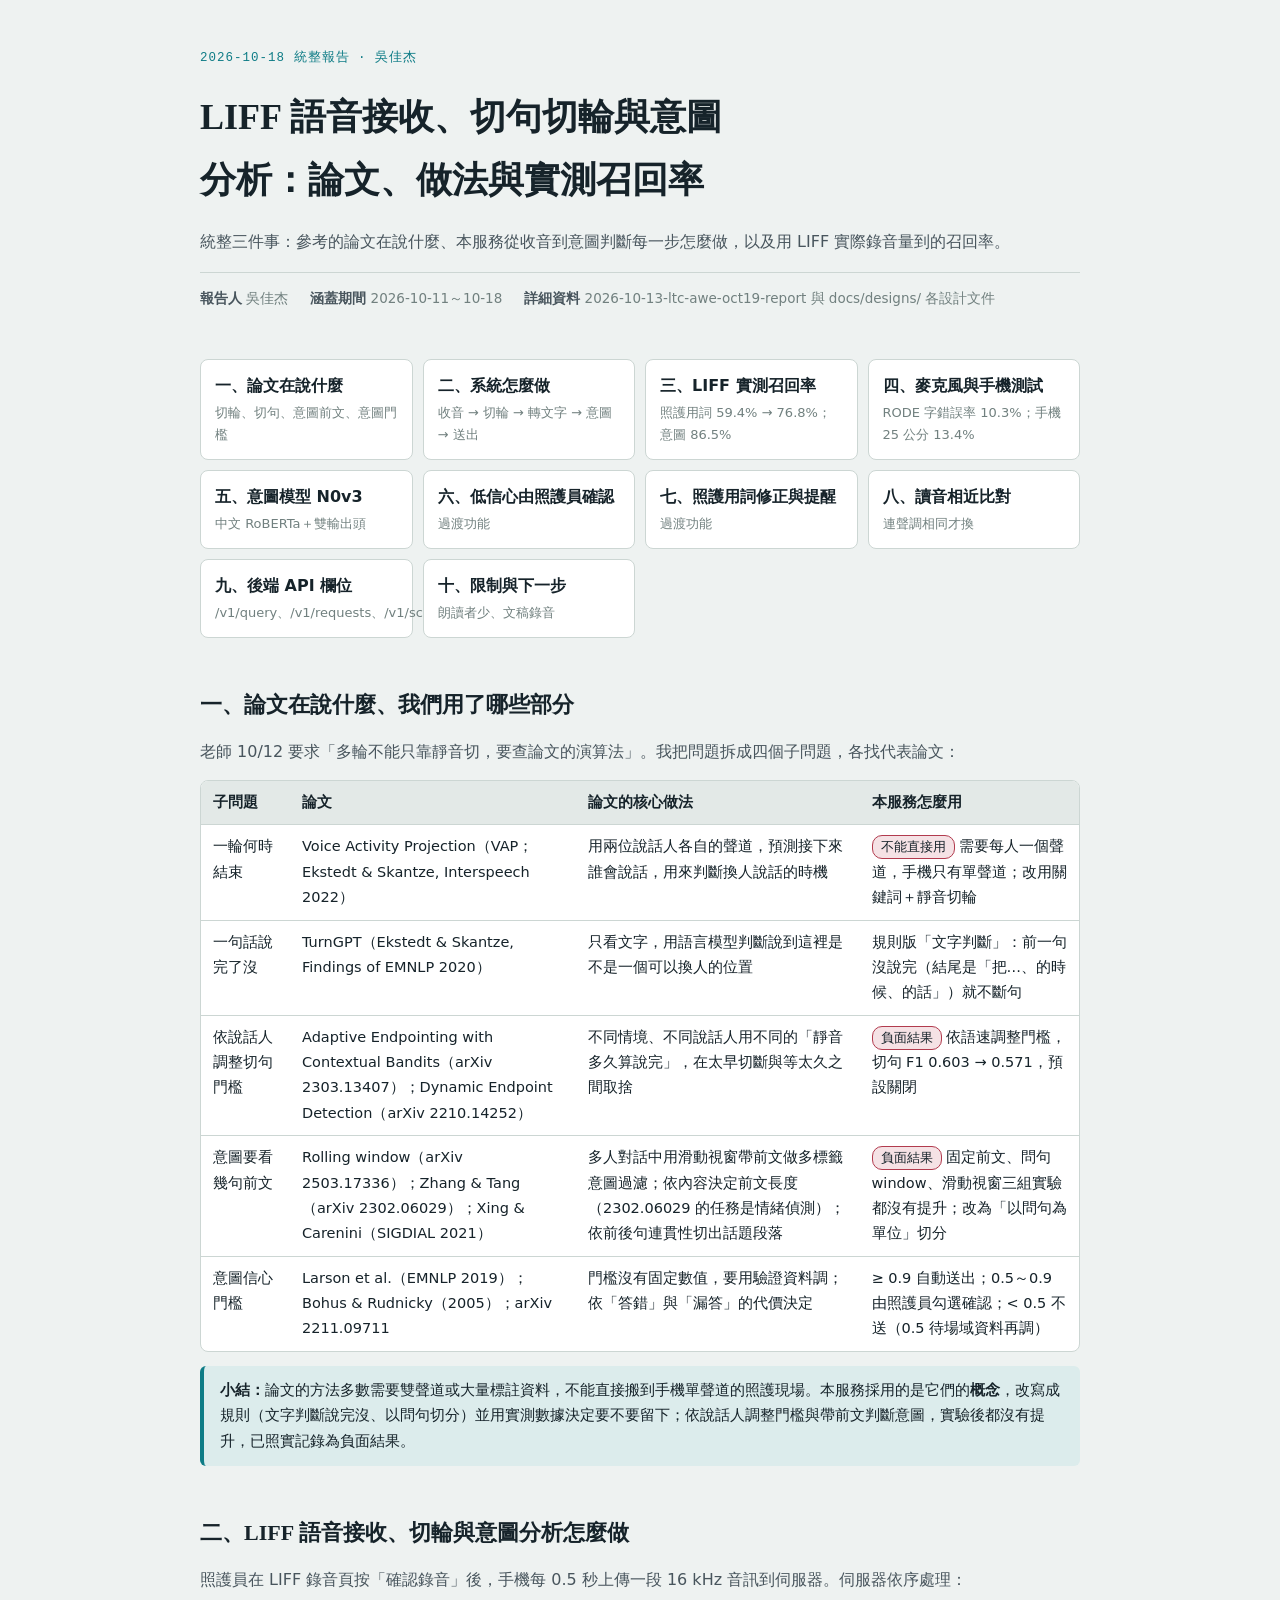
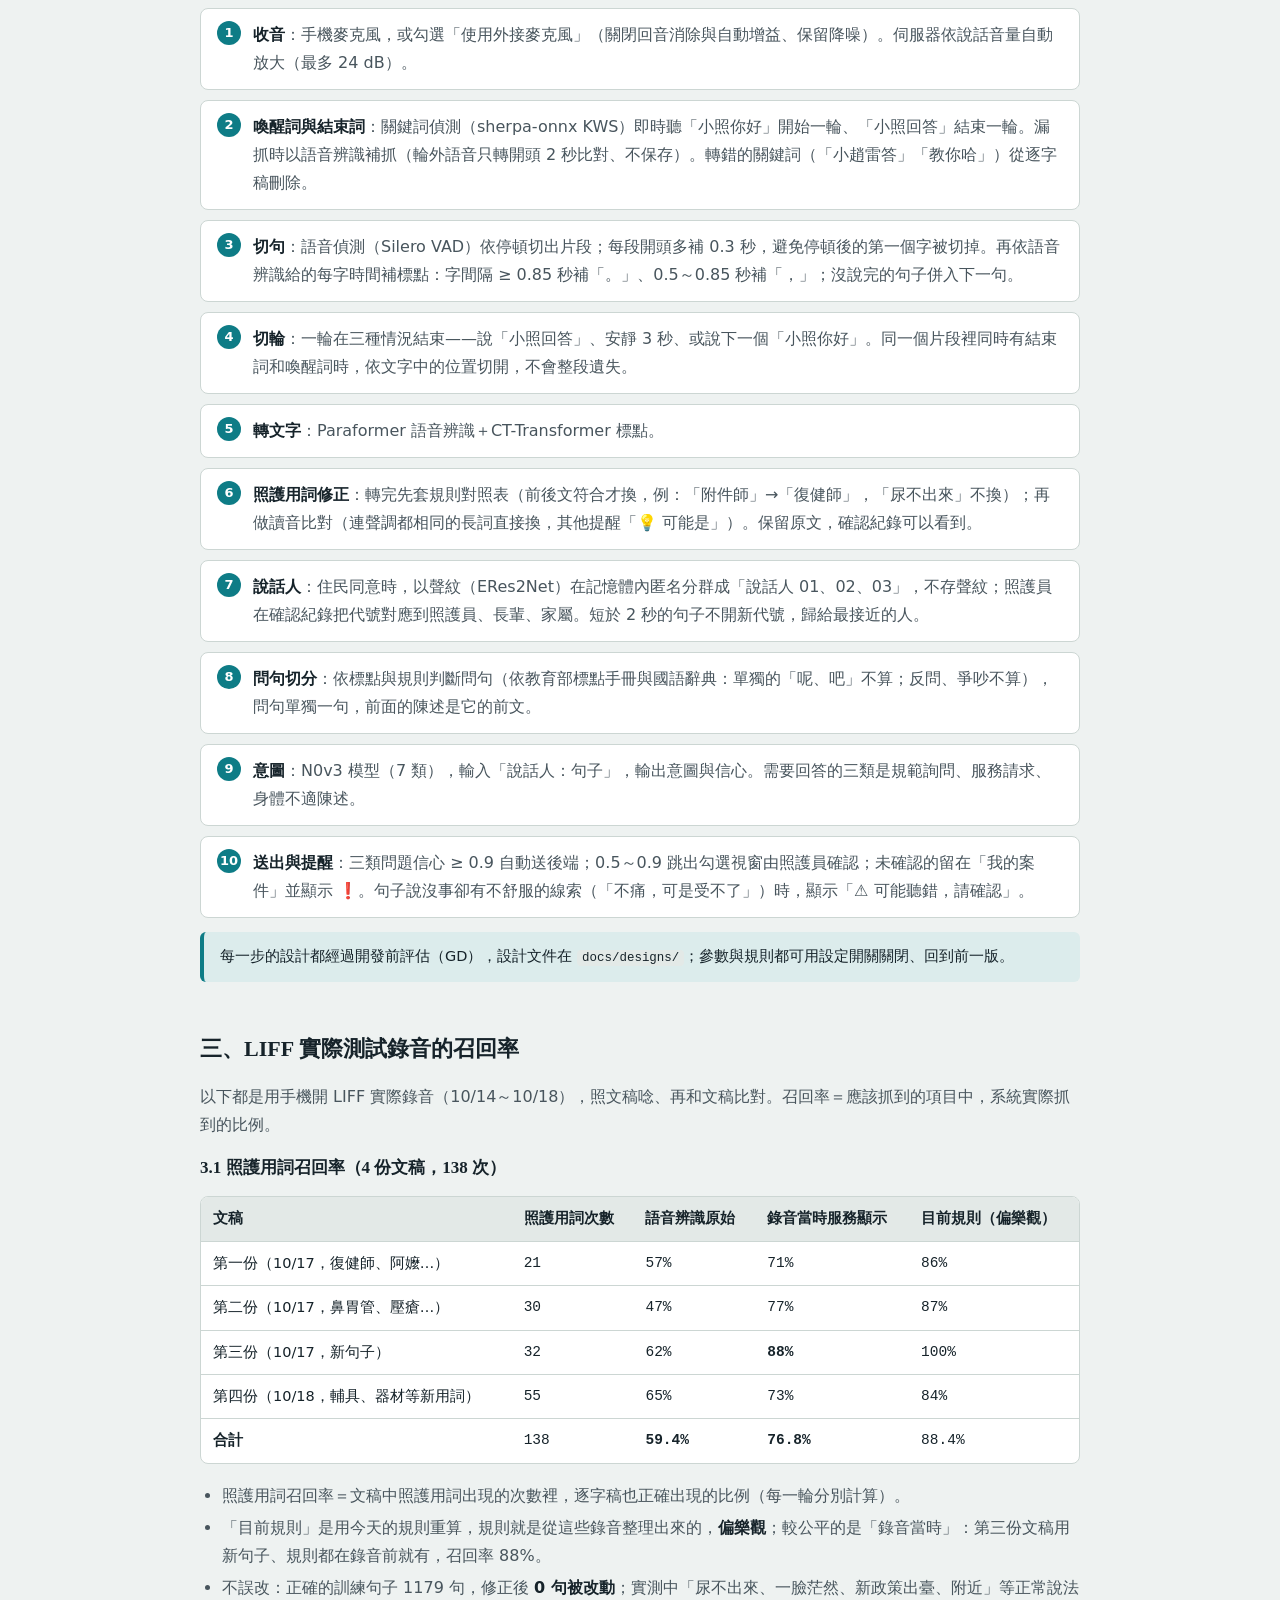
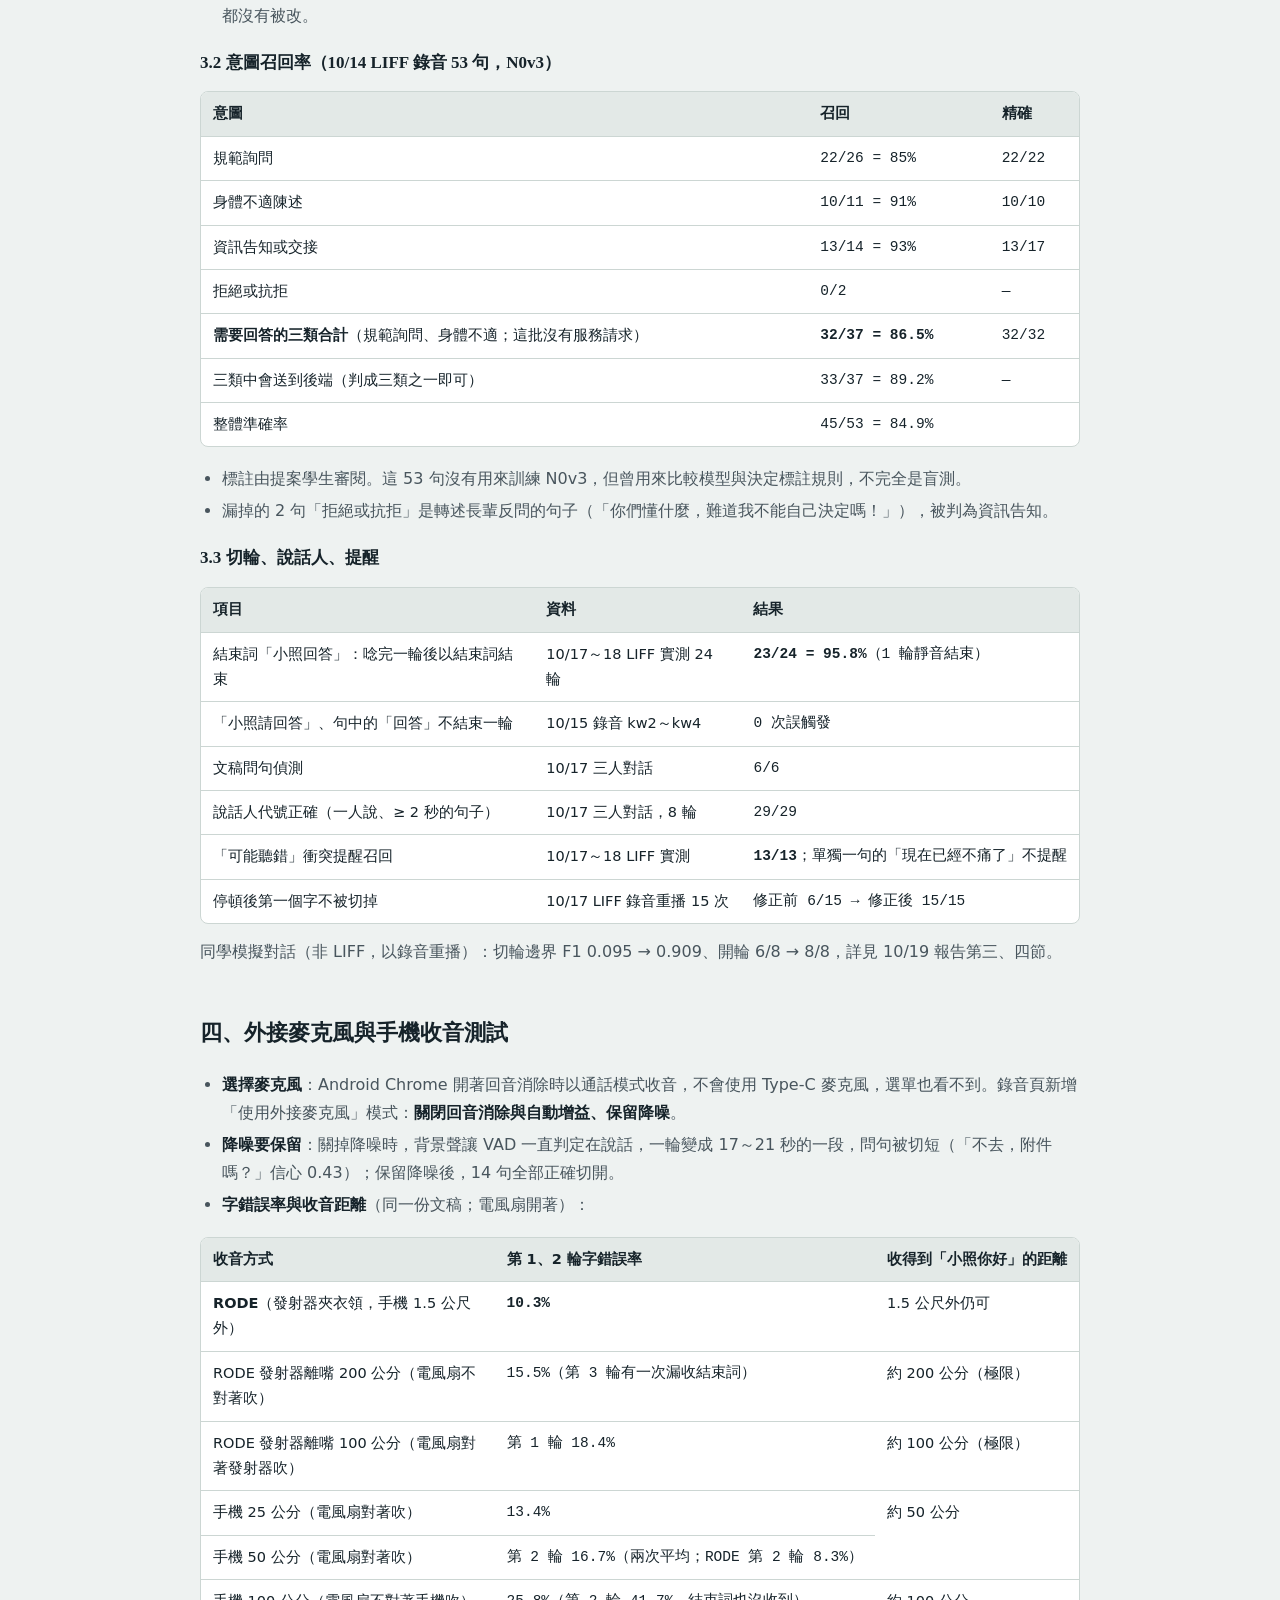
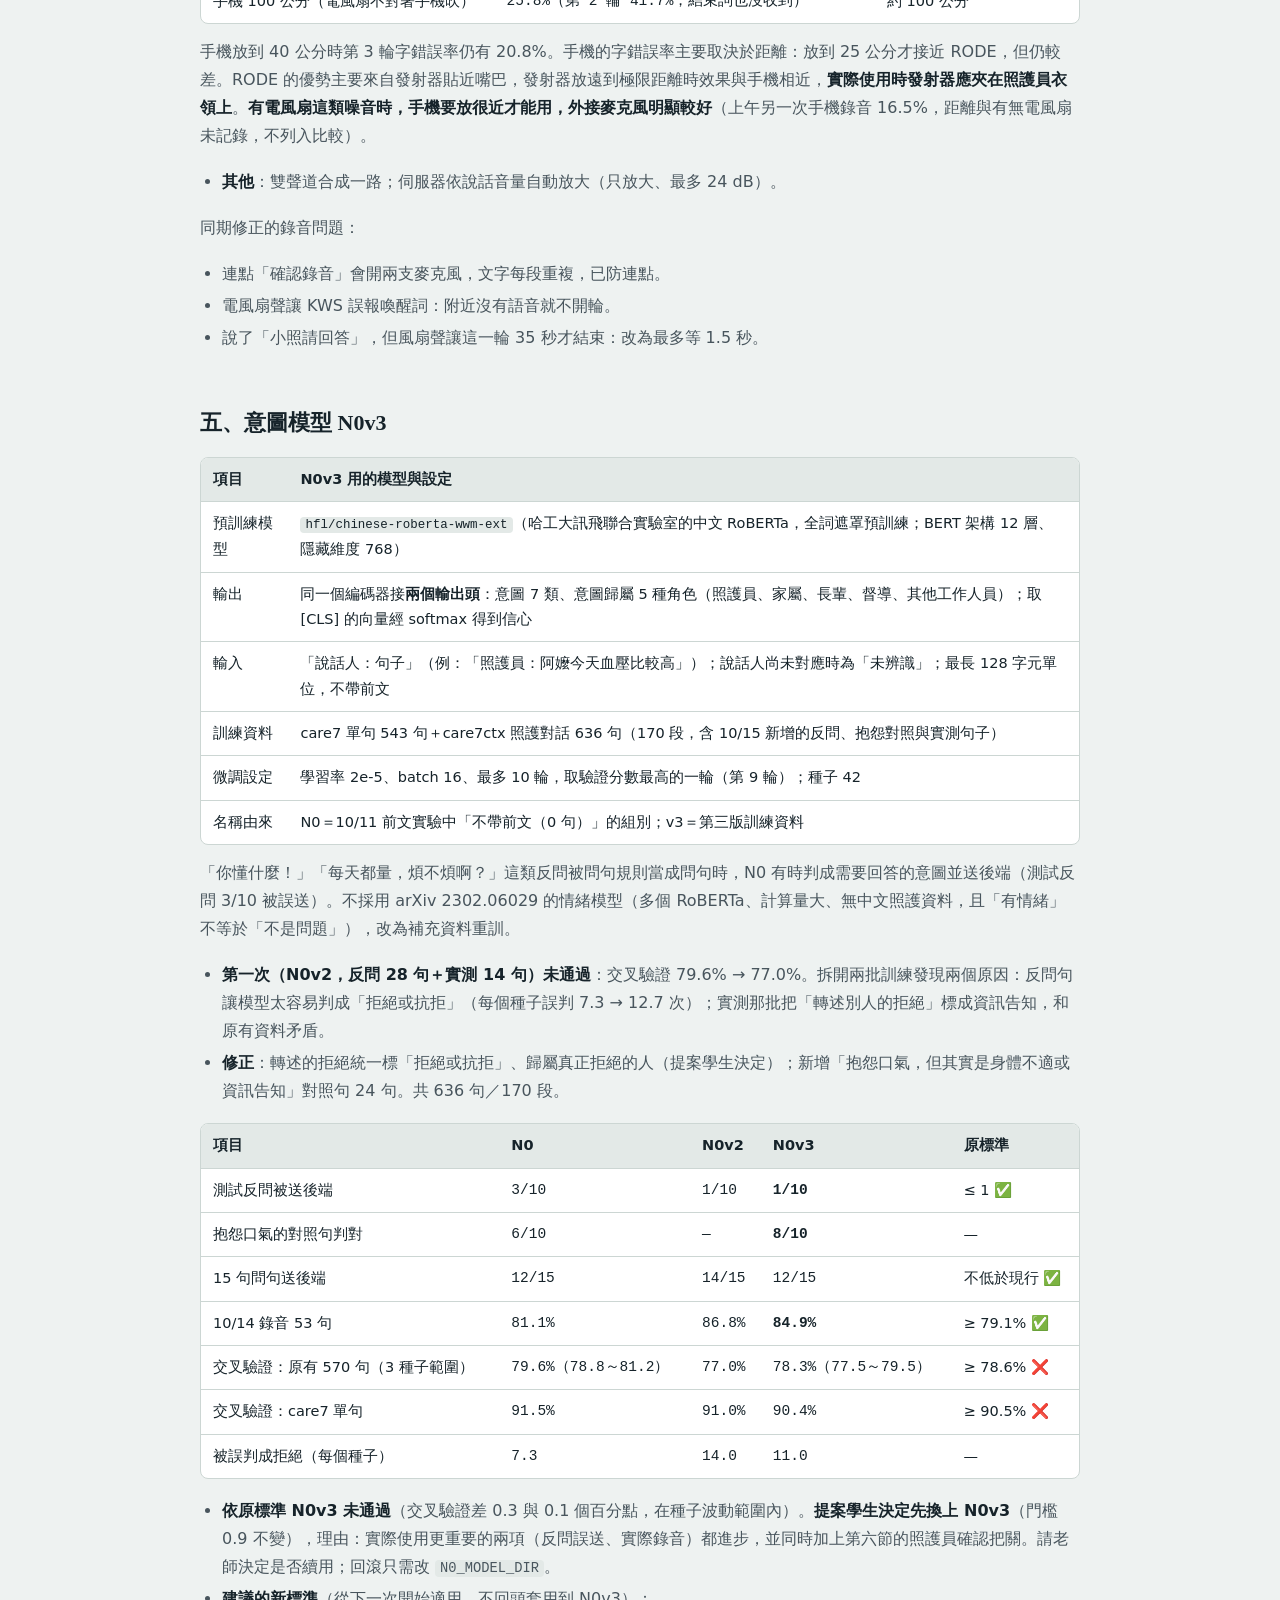
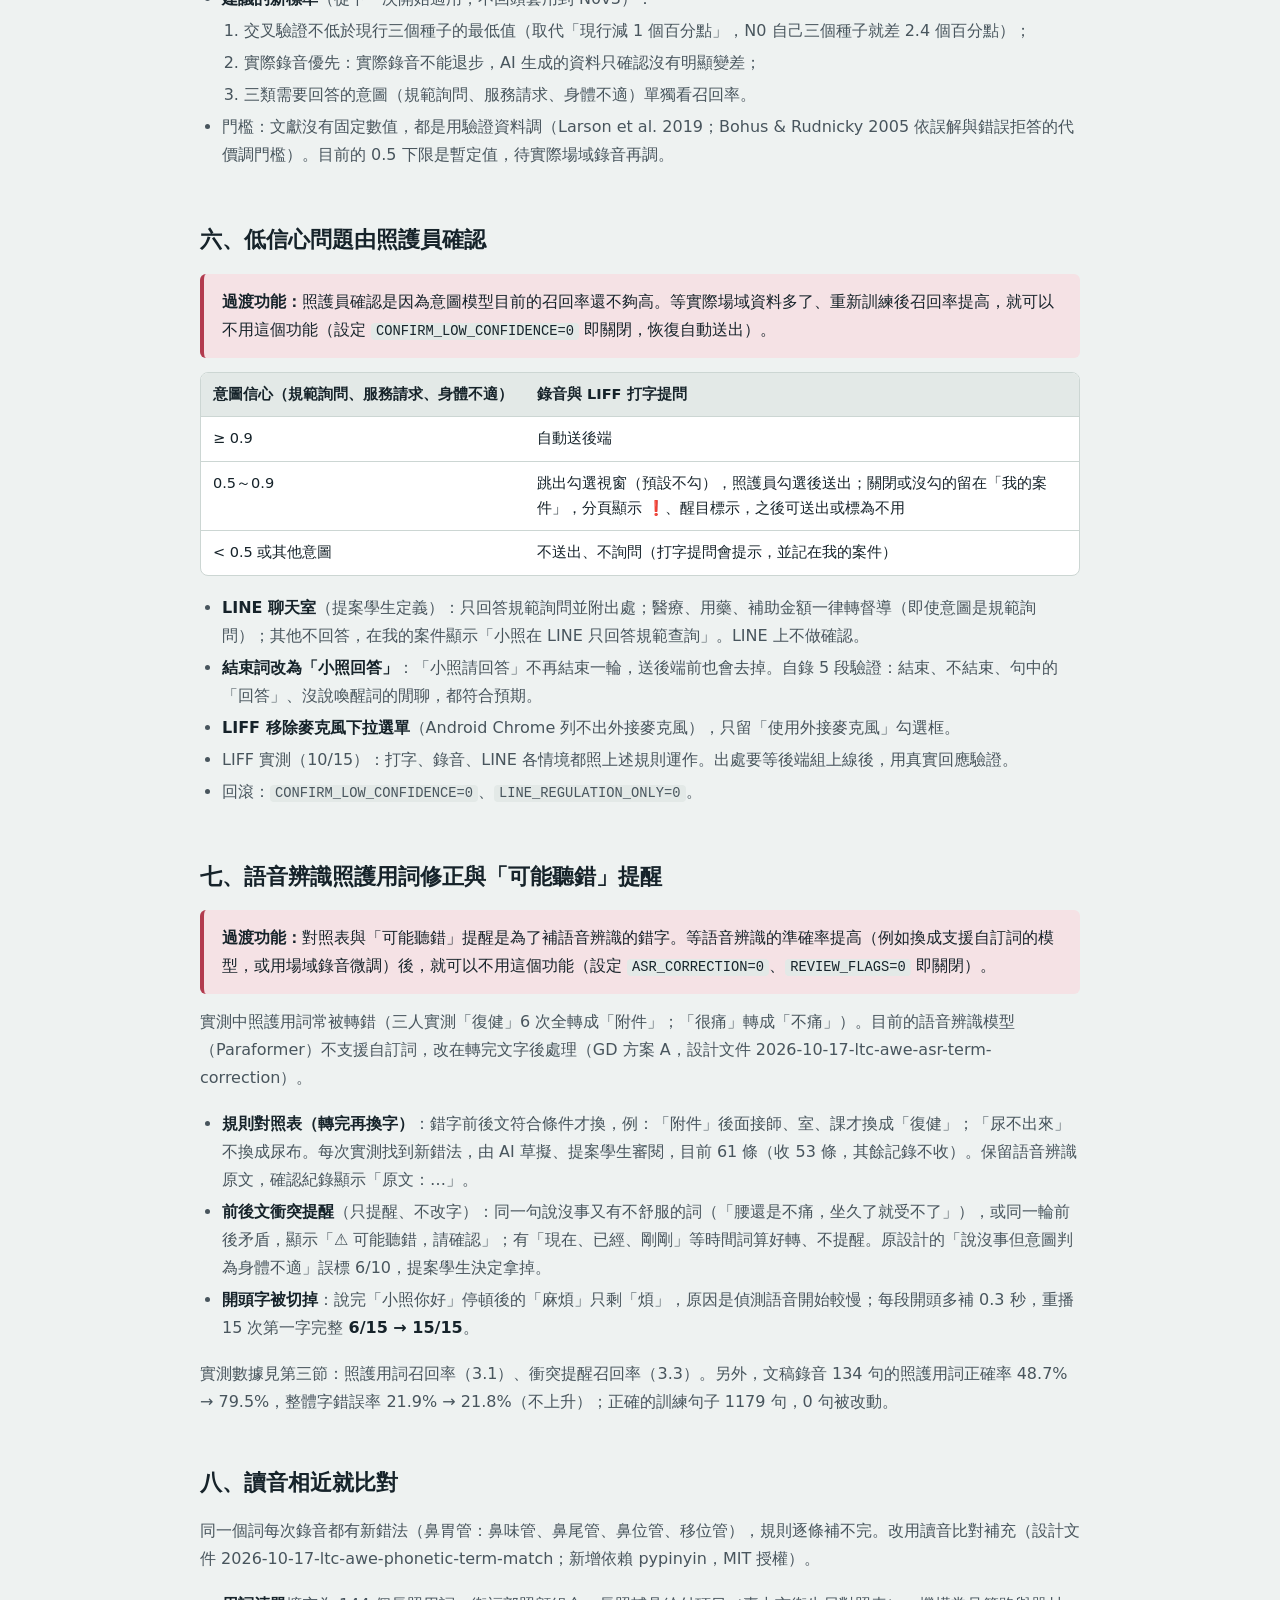
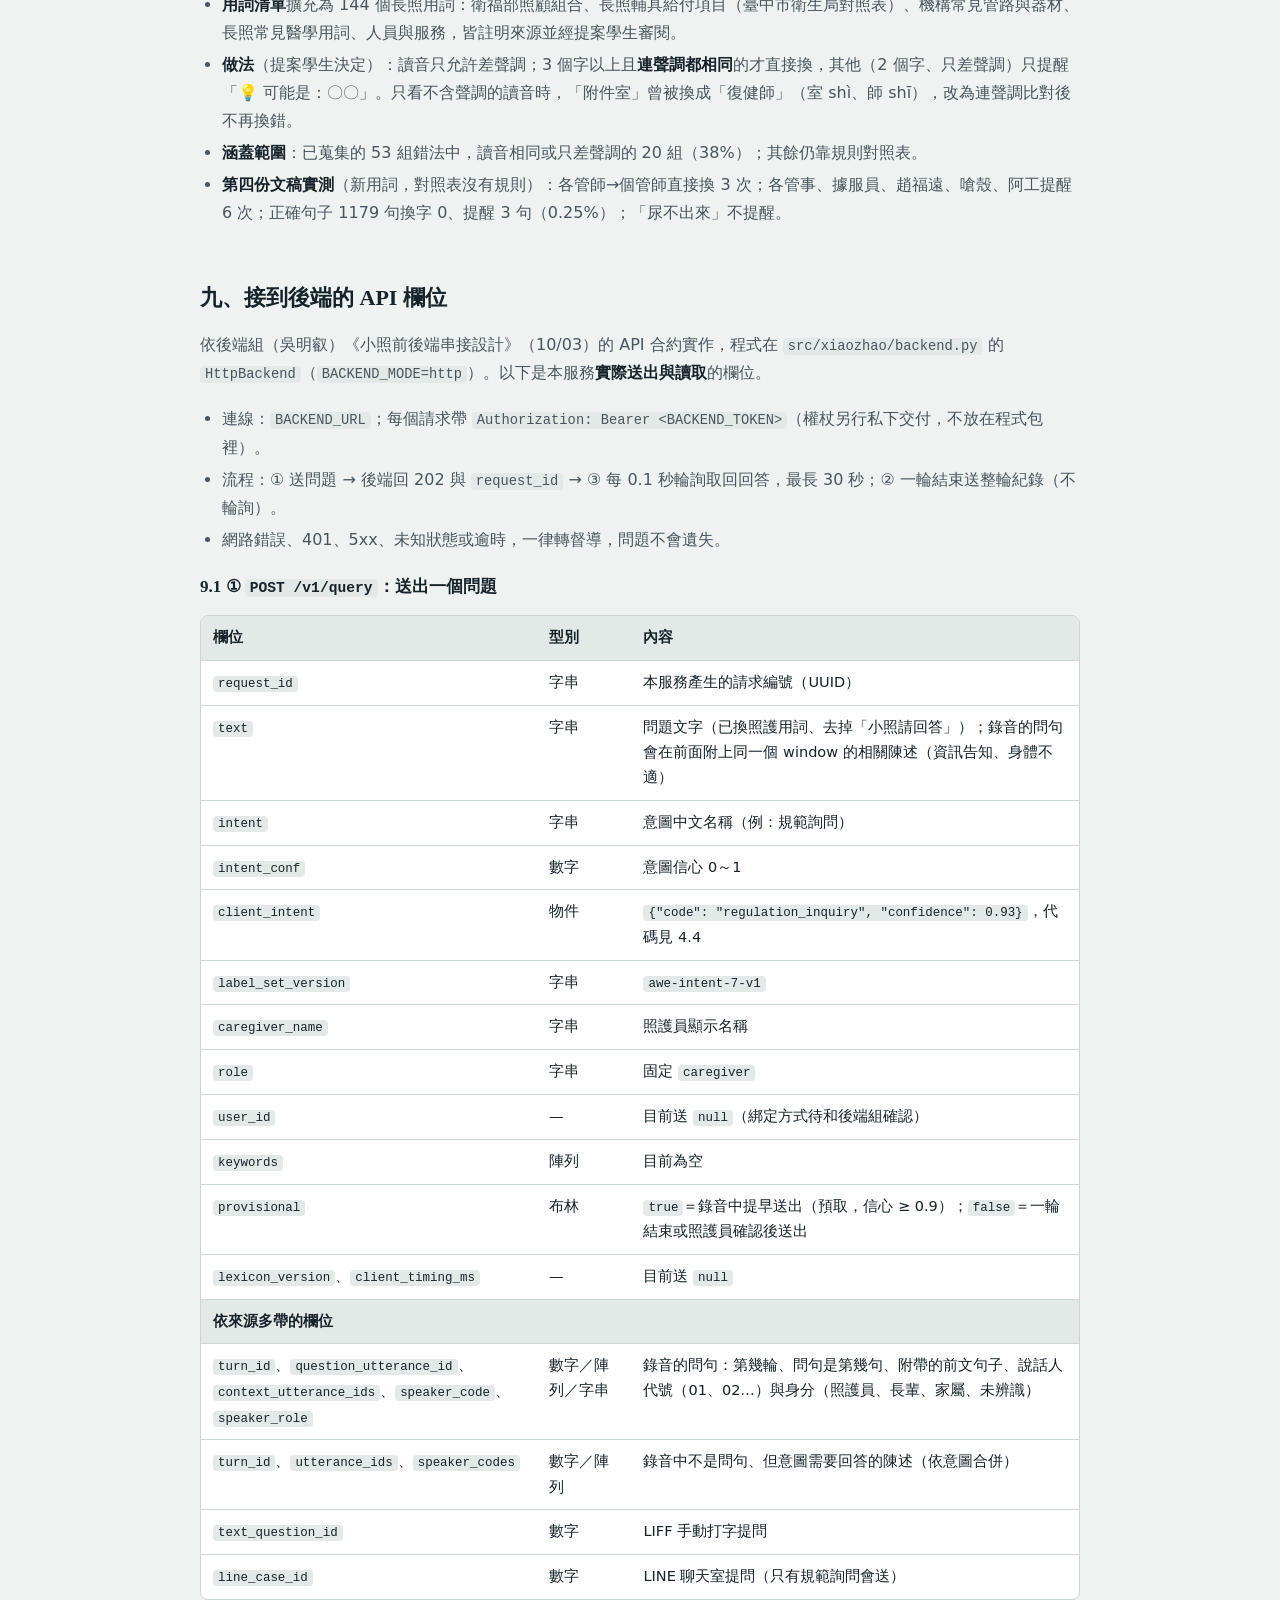
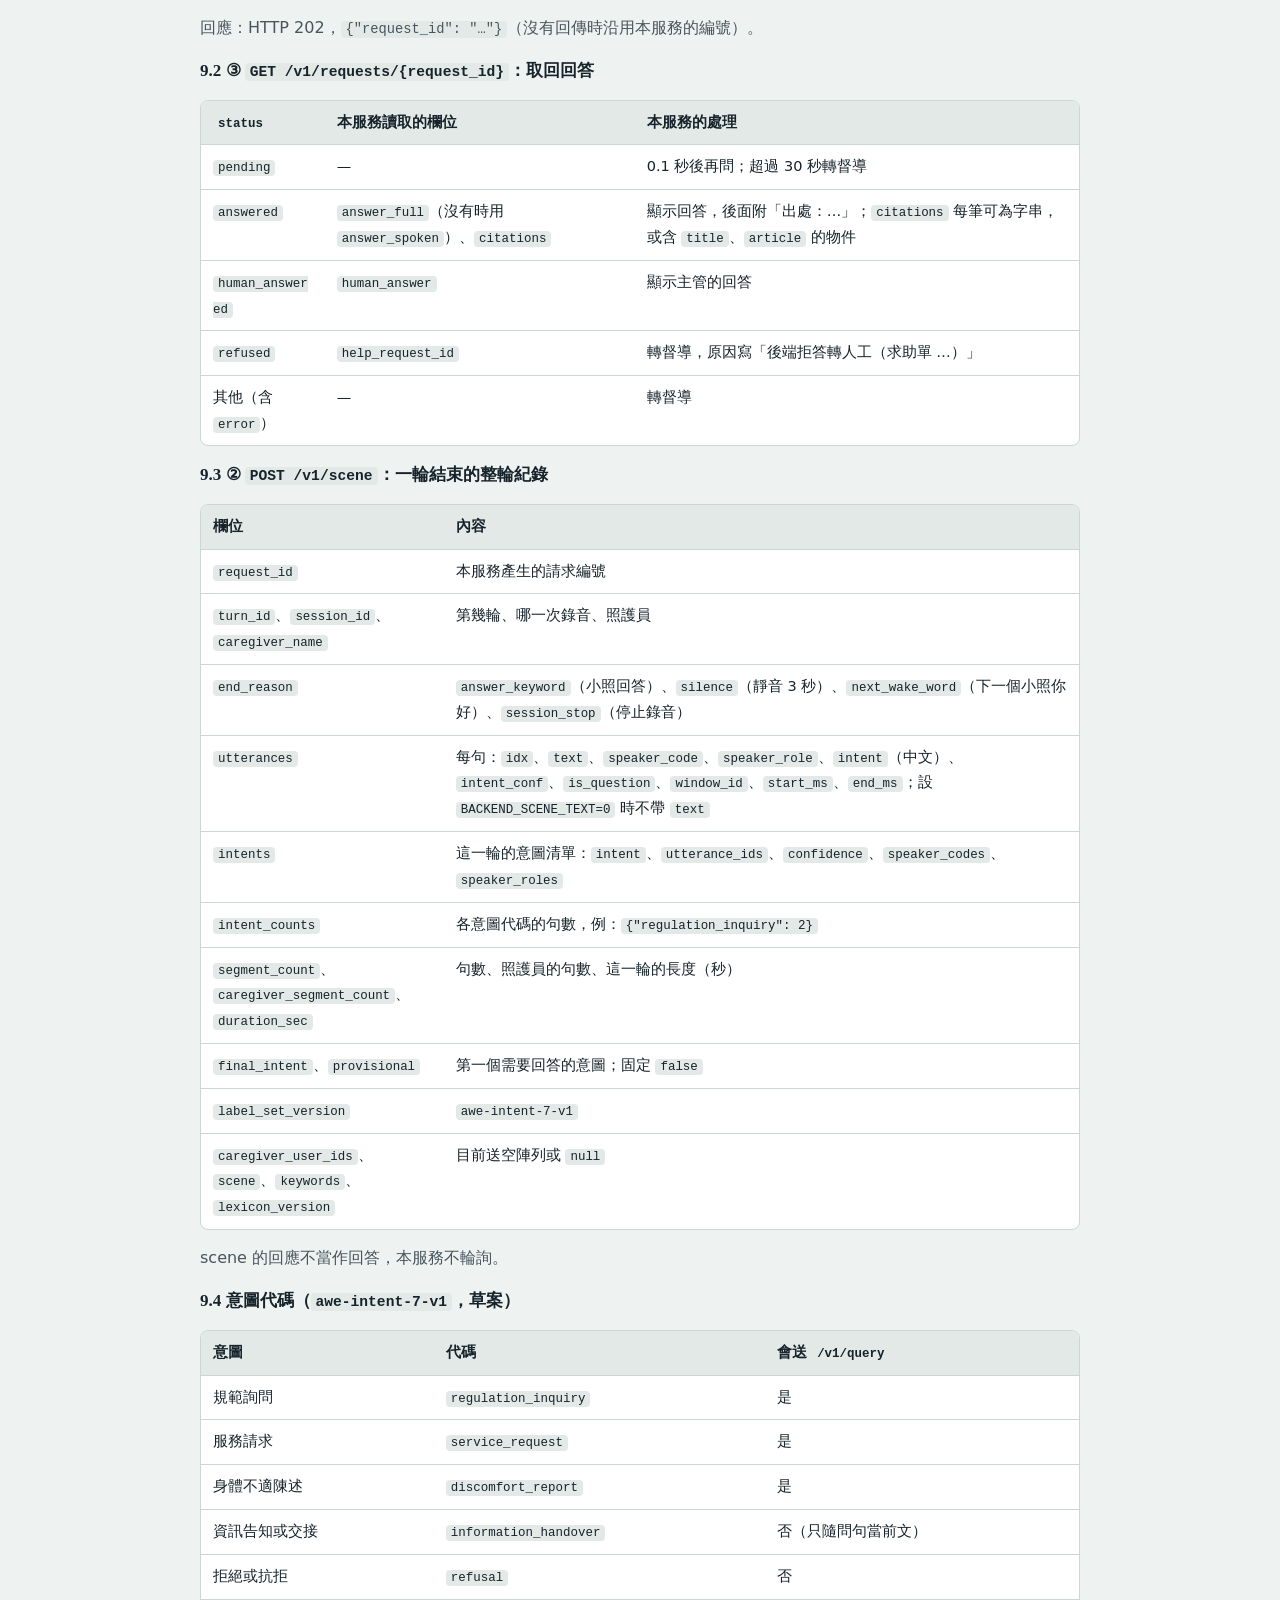
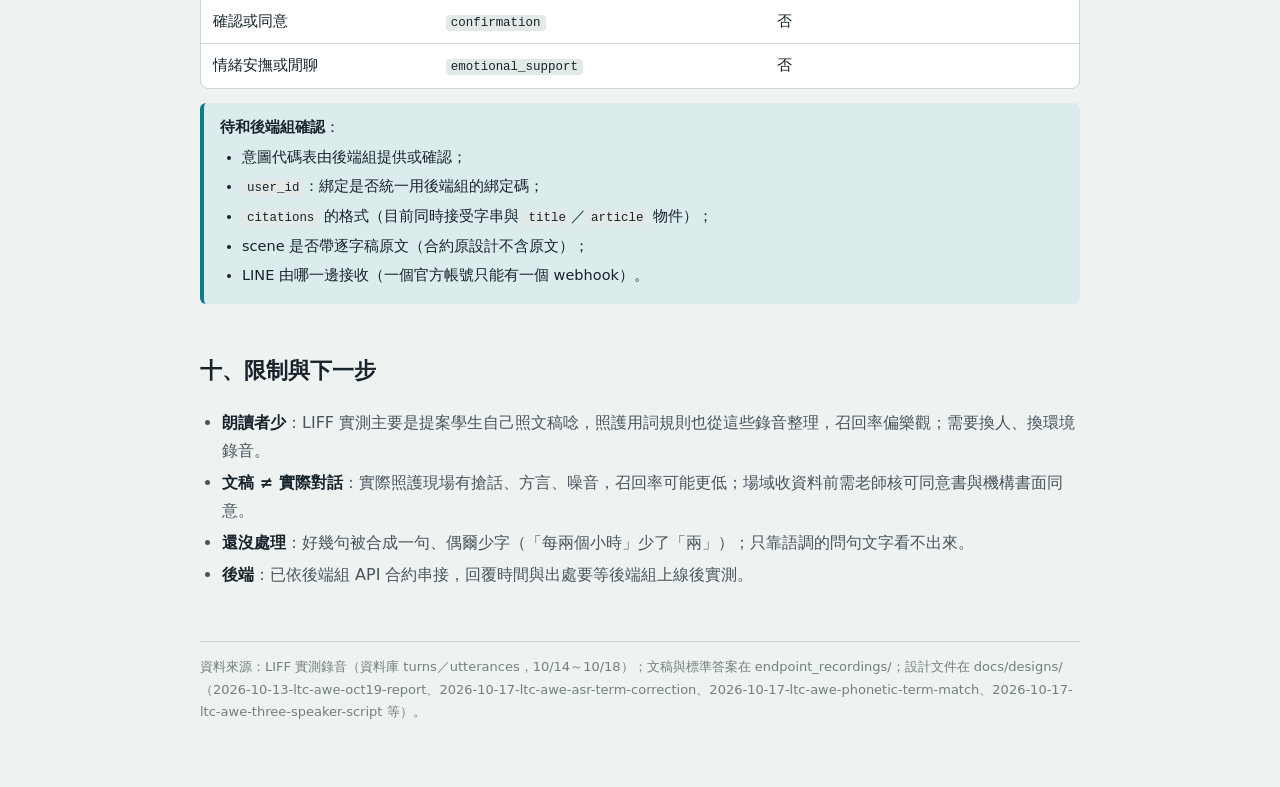
<file: frontend/docs/designs/2026-10-18-ltc-awe-oct18-report.html>
<!doctype html>
<html lang="zh-Hant">
<head>
<meta charset="utf-8">
<meta name="viewport" content="width=device-width, initial-scale=1">
<title>10/18 統整報告</title>
<style>
  :root{
    --bg:#eef2f1; --surface:#ffffff; --surface-2:#e3e9e7;
    --ink:#16232a; --ink-2:#48555d; --ink-3:#71807f; --border:#ccd6d3;
    --accent:#0e7c86; --accent-soft:#dcecec;
    --warn:#b23b4e; --warn-soft:#f5e2e5;
    --font-head:'Noto Serif TC', ui-serif, 'Songti TC', serif;
    --font-body:'Noto Sans TC', ui-sans-serif, 'PingFang TC', 'Microsoft JhengHei', system-ui, sans-serif;
    --font-mono:'JetBrains Mono', ui-monospace, 'SFMono-Regular', Menlo, Consolas, monospace;
  }
  @media (prefers-color-scheme: dark){
    :root:not([data-theme="light"]){
      --bg:#0f151b; --surface:#171f26; --surface-2:#1e2830;
      --ink:#e7ecee; --ink-2:#aab6bb; --ink-3:#7e8c91; --border:#2b3841;
      --accent:#3ec2be; --accent-soft:#183130; --warn:#e88a97; --warn-soft:#3a2026;
    }
  }
  :root[data-theme="dark"]{
    --bg:#0f151b; --surface:#171f26; --surface-2:#1e2830;
    --ink:#e7ecee; --ink-2:#aab6bb; --ink-3:#7e8c91; --border:#2b3841;
    --accent:#3ec2be; --accent-soft:#183130; --warn:#e88a97; --warn-soft:#3a2026;
  }
  *{ box-sizing:border-box; }
  body{ background:var(--bg); color:var(--ink); font-family:var(--font-body); line-height:1.75; margin:0; padding:0 16px; }
  .page{ max-width:880px; margin:0 auto; padding-block:48px 88px; display:flex; flex-direction:column; gap:48px; }
  h1,h2,h3{ font-family:var(--font-head); margin:0; text-wrap:balance; }
  h1{ font-size:clamp(26px,5vw,36px); font-weight:700; }
  h2{ font-size:22px; font-weight:600; }
  h3{ font-size:17px; font-weight:600; }
  p{ margin:0; color:var(--ink-2); }
  strong{ color:var(--ink); font-weight:600; }
  code{ font-family:var(--font-mono); font-size:.86em; background:var(--surface-2); padding:1px 5px; border-radius:4px; word-break:break-word; }
  .eyebrow{ font-family:var(--font-mono); font-size:12.5px; letter-spacing:.08em; text-transform:uppercase; color:var(--accent); }
  header{ display:flex; flex-direction:column; gap:16px; }
  .meta-row{ display:flex; flex-wrap:wrap; gap:8px 22px; font-size:13.5px; color:var(--ink-3); border-top:1px solid var(--border); padding-top:14px; }
  .meta-row b{ color:var(--ink-2); font-weight:600; }
  section{ display:flex; flex-direction:column; gap:14px; }
  .toc{ display:grid; grid-template-columns:repeat(auto-fit,minmax(190px,1fr)); gap:10px; }
  .toc a{ display:flex; flex-direction:column; gap:2px; background:var(--surface); border:1px solid var(--border); border-radius:8px; padding:12px 14px; text-decoration:none; color:var(--ink); }
  .toc a span{ font-size:13px; color:var(--ink-3); }
  .callout{ background:var(--warn-soft); border-left:4px solid var(--warn); padding:14px 18px; border-radius:6px; }
  .callout p{ color:var(--ink); }
  .note{ background:var(--accent-soft); border-left:4px solid var(--accent); padding:12px 16px; border-radius:6px; font-size:14.5px; }
  .note p{ color:var(--ink); }
  .note ul{ color:var(--ink); }
  .table-wrap{ overflow-x:auto; background:var(--surface); border:1px solid var(--border); border-radius:8px; }
  table{ width:100%; border-collapse:collapse; font-size:14.5px; min-width:580px; }
  th,td{ padding:9px 12px; text-align:left; vertical-align:top; border-bottom:1px solid var(--border); }
  th{ background:var(--surface-2); font-weight:600; color:var(--ink); white-space:nowrap; }
  tr:last-child td{ border-bottom:none; }
  td.num{ font-family:var(--font-mono); white-space:nowrap; }
  ul,ol{ margin:0; padding-left:22px; color:var(--ink-2); }
  li{ margin:4px 0; }
  .steps{ counter-reset:s; list-style:none; padding:0; display:flex; flex-direction:column; gap:10px; }
  .steps li{ counter-increment:s; background:var(--surface); border:1px solid var(--border); border-radius:8px; padding:12px 16px 12px 52px; position:relative; margin:0; color:var(--ink-2); }
  .steps li::before{ content:counter(s); position:absolute; left:16px; top:12px; width:24px; height:24px; border-radius:50%; background:var(--accent); color:var(--surface); font-weight:700; font-size:13px; display:flex; align-items:center; justify-content:center; }
  .tag{ display:inline-block; font-size:12.5px; padding:0 8px; border-radius:10px; border:1px solid var(--border); white-space:nowrap; }
  .tag.ok{ background:var(--accent-soft); border-color:var(--accent); color:var(--ink); }
  .tag.neg{ background:var(--warn-soft); border-color:var(--warn); color:var(--ink); }
  footer{ font-size:13px; color:var(--ink-3); border-top:1px solid var(--border); padding-top:14px; }
</style>
</head>
<body>
<main class="page">

<header>
  <div class="eyebrow">2026-10-18 統整報告 · 吳佳杰</div>
  <h1>LIFF 語音接收、切句切輪與意圖分析：論文、做法與實測召回率</h1>
  <p>統整三件事：參考的論文在說什麼、本服務從收音到意圖判斷每一步怎麼做，以及用 LIFF 實際錄音量到的召回率。</p>
  <div class="meta-row">
    <span><b>報告人</b> 吳佳杰</span>
    <span><b>涵蓋期間</b> 2026-10-11～10-18</span>
    <span><b>詳細資料</b> 2026-10-13-ltc-awe-oct19-report 與 docs/designs/ 各設計文件</span>
  </div>
</header>

<nav class="toc">
  <a href="#s1"><strong>一、論文在說什麼</strong><span>切輪、切句、意圖前文、意圖門檻</span></a>
  <a href="#s2"><strong>二、系統怎麼做</strong><span>收音 → 切輪 → 轉文字 → 意圖 → 送出</span></a>
  <a href="#s3"><strong>三、LIFF 實測召回率</strong><span>照護用詞 59.4% → 76.8%；意圖 86.5%</span></a>
  <a href="#s4"><strong>四、麥克風與手機測試</strong><span>RODE 字錯誤率 10.3%；手機 25 公分 13.4%</span></a>
  <a href="#s5"><strong>五、意圖模型 N0v3</strong><span>中文 RoBERTa＋雙輸出頭</span></a>
  <a href="#s6"><strong>六、低信心由照護員確認</strong><span>過渡功能</span></a>
  <a href="#s7"><strong>七、照護用詞修正與提醒</strong><span>過渡功能</span></a>
  <a href="#s8"><strong>八、讀音相近比對</strong><span>連聲調相同才換</span></a>
  <a href="#s9"><strong>九、後端 API 欄位</strong><span>/v1/query、/v1/requests、/v1/scene</span></a>
  <a href="#s10"><strong>十、限制與下一步</strong><span>朗讀者少、文稿錄音</span></a>
</nav>

<section id="s1">
  <h2>一、論文在說什麼、我們用了哪些部分</h2>
  <p>老師 10/12 要求「多輪不能只靠靜音切，要查論文的演算法」。我把問題拆成四個子問題，各找代表論文：</p>
  <div class="table-wrap">
    <table>
      <tr><th>子問題</th><th>論文</th><th>論文的核心做法</th><th>本服務怎麼用</th></tr>
      <tr>
        <td>一輪何時結束</td>
        <td>Voice Activity Projection（VAP；Ekstedt &amp; Skantze, Interspeech 2022）</td>
        <td>用兩位說話人各自的聲道，預測接下來誰會說話，用來判斷換人說話的時機</td>
        <td><span class="tag neg">不能直接用</span> 需要每人一個聲道，手機只有單聲道；改用關鍵詞＋靜音切輪</td>
      </tr>
      <tr>
        <td>一句話說完了沒</td>
        <td>TurnGPT（Ekstedt &amp; Skantze, Findings of EMNLP 2020）</td>
        <td>只看文字，用語言模型判斷說到這裡是不是一個可以換人的位置</td>
        <td>規則版「文字判斷」：前一句沒說完（結尾是「把…、的時候、的話」）就不斷句</td>
      </tr>
      <tr>
        <td>依說話人調整切句門檻</td>
        <td>Adaptive Endpointing with Contextual Bandits（arXiv 2303.13407）；Dynamic Endpoint Detection（arXiv 2210.14252）</td>
        <td>不同情境、不同說話人用不同的「靜音多久算說完」，在太早切斷與等太久之間取捨</td>
        <td><span class="tag neg">負面結果</span> 依語速調整門檻，切句 F1 0.603 → 0.571，預設關閉</td>
      </tr>
      <tr>
        <td>意圖要看幾句前文</td>
        <td>Rolling window（arXiv 2503.17336）；Zhang &amp; Tang（arXiv 2302.06029）；Xing &amp; Carenini（SIGDIAL 2021）</td>
        <td>多人對話中用滑動視窗帶前文做多標籤意圖過濾；依內容決定前文長度（2302.06029 的任務是情緒偵測）；依前後句連貫性切出話題段落</td>
        <td><span class="tag neg">負面結果</span> 固定前文、問句 window、滑動視窗三組實驗都沒有提升；改為「以問句為單位」切分</td>
      </tr>
      <tr>
        <td>意圖信心門檻</td>
        <td>Larson et al.（EMNLP 2019）；Bohus &amp; Rudnicky（2005）；arXiv 2211.09711</td>
        <td>門檻沒有固定數值，要用驗證資料調；依「答錯」與「漏答」的代價決定</td>
        <td>≥ 0.9 自動送出；0.5～0.9 由照護員勾選確認；&lt; 0.5 不送（0.5 待場域資料再調）</td>
      </tr>
    </table>
  </div>
  <div class="note"><p><strong>小結：</strong>論文的方法多數需要雙聲道或大量標註資料，不能直接搬到手機單聲道的照護現場。本服務採用的是它們的<strong>概念</strong>，改寫成規則（文字判斷說完沒、以問句切分）並用實測數據決定要不要留下；依說話人調整門檻與帶前文判斷意圖，實驗後都沒有提升，已照實記錄為負面結果。</p></div>
</section>

<section id="s2">
  <h2>二、LIFF 語音接收、切輪與意圖分析怎麼做</h2>
  <p>照護員在 LIFF 錄音頁按「確認錄音」後，手機每 0.5 秒上傳一段 16 kHz 音訊到伺服器。伺服器依序處理：</p>
  <ol class="steps">
    <li><strong>收音</strong>：手機麥克風，或勾選「使用外接麥克風」（關閉回音消除與自動增益、保留降噪）。伺服器依說話音量自動放大（最多 24 dB）。</li>
    <li><strong>喚醒詞與結束詞</strong>：關鍵詞偵測（sherpa-onnx KWS）即時聽「小照你好」開始一輪、「小照回答」結束一輪。漏抓時以語音辨識補抓（輪外語音只轉開頭 2 秒比對、不保存）。轉錯的關鍵詞（「小趙雷答」「教你哈」）從逐字稿刪除。</li>
    <li><strong>切句</strong>：語音偵測（Silero VAD）依停頓切出片段；每段開頭多補 0.3 秒，避免停頓後的第一個字被切掉。再依語音辨識給的每字時間補標點：字間隔 ≥ 0.85 秒補「。」、0.5～0.85 秒補「，」；沒說完的句子併入下一句。</li>
    <li><strong>切輪</strong>：一輪在三種情況結束——說「小照回答」、安靜 3 秒、或說下一個「小照你好」。同一個片段裡同時有結束詞和喚醒詞時，依文字中的位置切開，不會整段遺失。</li>
    <li><strong>轉文字</strong>：Paraformer 語音辨識＋CT-Transformer 標點。</li>
    <li><strong>照護用詞修正</strong>：轉完先套規則對照表（前後文符合才換，例：「附件師」→「復健師」，「尿不出來」不換）；再做讀音比對（連聲調都相同的長詞直接換，其他提醒「💡 可能是」）。保留原文，確認紀錄可以看到。</li>
    <li><strong>說話人</strong>：住民同意時，以聲紋（ERes2Net）在記憶體內匿名分群成「說話人 01、02、03」，不存聲紋；照護員在確認紀錄把代號對應到照護員、長輩、家屬。短於 2 秒的句子不開新代號，歸給最接近的人。</li>
    <li><strong>問句切分</strong>：依標點與規則判斷問句（依教育部標點手冊與國語辭典：單獨的「呢、吧」不算；反問、爭吵不算），問句單獨一句，前面的陳述是它的前文。</li>
    <li><strong>意圖</strong>：N0v3 模型（7 類），輸入「說話人：句子」，輸出意圖與信心。需要回答的三類是規範詢問、服務請求、身體不適陳述。</li>
    <li><strong>送出與提醒</strong>：三類問題信心 ≥ 0.9 自動送後端；0.5～0.9 跳出勾選視窗由照護員確認；未確認的留在「我的案件」並顯示 ❗。句子說沒事卻有不舒服的線索（「不痛，可是受不了」）時，顯示「⚠ 可能聽錯，請確認」。</li>
  </ol>
  <div class="note"><p>每一步的設計都經過開發前評估（GD），設計文件在 <code>docs/designs/</code>；參數與規則都可用設定開關關閉、回到前一版。</p></div>
</section>

<section id="s3">
  <h2>三、LIFF 實際測試錄音的召回率</h2>
  <p>以下都是用手機開 LIFF 實際錄音（10/14～10/18），照文稿唸、再和文稿比對。召回率＝應該抓到的項目中，系統實際抓到的比例。</p>

  <h3>3.1 照護用詞召回率（4 份文稿，138 次）</h3>
  <div class="table-wrap">
    <table>
      <tr><th>文稿</th><th>照護用詞次數</th><th>語音辨識原始</th><th>錄音當時服務顯示</th><th>目前規則（偏樂觀）</th></tr>
      <tr><td>第一份（10/17，復健師、阿嬤…）</td><td class="num">21</td><td class="num">57%</td><td class="num">71%</td><td class="num">86%</td></tr>
      <tr><td>第二份（10/17，鼻胃管、壓瘡…）</td><td class="num">30</td><td class="num">47%</td><td class="num">77%</td><td class="num">87%</td></tr>
      <tr><td>第三份（10/17，新句子）</td><td class="num">32</td><td class="num">62%</td><td class="num"><strong>88%</strong></td><td class="num">100%</td></tr>
      <tr><td>第四份（10/18，輔具、器材等新用詞）</td><td class="num">55</td><td class="num">65%</td><td class="num">73%</td><td class="num">84%</td></tr>
      <tr><td><strong>合計</strong></td><td class="num">138</td><td class="num"><strong>59.4%</strong></td><td class="num"><strong>76.8%</strong></td><td class="num">88.4%</td></tr>
    </table>
  </div>
  <ul>
    <li>照護用詞召回率＝文稿中照護用詞出現的次數裡，逐字稿也正確出現的比例（每一輪分別計算）。</li>
    <li>「目前規則」是用今天的規則重算，規則就是從這些錄音整理出來的，<strong>偏樂觀</strong>；較公平的是「錄音當時」：第三份文稿用新句子、規則都在錄音前就有，召回率 88%。</li>
    <li>不誤改：正確的訓練句子 1179 句，修正後 <strong>0 句被改動</strong>；實測中「尿不出來、一臉茫然、新政策出臺、附近」等正常說法都沒有被改。</li>
  </ul>

  <h3>3.2 意圖召回率（10/14 LIFF 錄音 53 句，N0v3）</h3>
  <div class="table-wrap">
    <table>
      <tr><th>意圖</th><th>召回</th><th>精確</th></tr>
      <tr><td>規範詢問</td><td class="num">22/26 = 85%</td><td class="num">22/22</td></tr>
      <tr><td>身體不適陳述</td><td class="num">10/11 = 91%</td><td class="num">10/10</td></tr>
      <tr><td>資訊告知或交接</td><td class="num">13/14 = 93%</td><td class="num">13/17</td></tr>
      <tr><td>拒絕或抗拒</td><td class="num">0/2</td><td class="num">—</td></tr>
      <tr><td><strong>需要回答的三類合計</strong>（規範詢問、身體不適；這批沒有服務請求）</td><td class="num"><strong>32/37 = 86.5%</strong></td><td class="num">32/32</td></tr>
      <tr><td>三類中會送到後端（判成三類之一即可）</td><td class="num">33/37 = 89.2%</td><td class="num">—</td></tr>
      <tr><td>整體準確率</td><td class="num" colspan="2">45/53 = 84.9%</td></tr>
    </table>
  </div>
  <ul>
    <li>標註由提案學生審閱。這 53 句沒有用來訓練 N0v3，但曾用來比較模型與決定標註規則，不完全是盲測。</li>
    <li>漏掉的 2 句「拒絕或抗拒」是轉述長輩反問的句子（「你們懂什麼，難道我不能自己決定嗎！」），被判為資訊告知。</li>
  </ul>

  <h3>3.3 切輪、說話人、提醒</h3>
  <div class="table-wrap">
    <table>
      <tr><th>項目</th><th>資料</th><th>結果</th></tr>
      <tr><td>結束詞「小照回答」：唸完一輪後以結束詞結束</td><td>10/17～18 LIFF 實測 24 輪</td><td class="num"><strong>23/24 = 95.8%</strong>（1 輪靜音結束）</td></tr>
      <tr><td>「小照請回答」、句中的「回答」不結束一輪</td><td>10/15 錄音 kw2～kw4</td><td class="num">0 次誤觸發</td></tr>
      <tr><td>文稿問句偵測</td><td>10/17 三人對話</td><td class="num">6/6</td></tr>
      <tr><td>說話人代號正確（一人說、≥ 2 秒的句子）</td><td>10/17 三人對話，8 輪</td><td class="num">29/29</td></tr>
      <tr><td>「可能聽錯」衝突提醒召回</td><td>10/17～18 LIFF 實測</td><td class="num"><strong>13/13</strong>；單獨一句的「現在已經不痛了」不提醒</td></tr>
      <tr><td>停頓後第一個字不被切掉</td><td>10/17 LIFF 錄音重播 15 次</td><td class="num">修正前 6/15 → 修正後 15/15</td></tr>
    </table>
  </div>
  <p>同學模擬對話（非 LIFF，以錄音重播）：切輪邊界 F1 0.095 → 0.909、開輪 6/8 → 8/8，詳見 10/19 報告第三、四節。</p>
</section>

<section id="s4">
  <h2>四、外接麥克風與手機收音測試</h2>
  <ul>
    <li><strong>選擇麥克風</strong>：Android Chrome 開著回音消除時以通話模式收音，不會使用 Type-C 麥克風，選單也看不到。錄音頁新增「使用外接麥克風」模式：<strong>關閉回音消除與自動增益、保留降噪</strong>。</li>
    <li><strong>降噪要保留</strong>：關掉降噪時，背景聲讓 VAD 一直判定在說話，一輪變成 17～21 秒的一段，問句被切短（「不去，附件嗎？」信心 0.43）；保留降噪後，14 句全部正確切開。</li>
    <li><strong>字錯誤率與收音距離</strong>（同一份文稿；電風扇開著）：</li>
  </ul>
  <div class="table-wrap">
    <table>
      <tr><th>收音方式</th><th>第 1、2 輪字錯誤率</th><th>收得到「小照你好」的距離</th></tr>
      <tr><td><strong>RODE</strong>（發射器夾衣領，手機 1.5 公尺外）</td><td class="num"><strong>10.3%</strong></td><td>1.5 公尺外仍可</td></tr>
      <tr><td>RODE 發射器離嘴 200 公分（電風扇不對著吹）</td><td class="num">15.5%（第 3 輪有一次漏收結束詞）</td><td>約 200 公分（極限）</td></tr>
      <tr><td>RODE 發射器離嘴 100 公分（電風扇對著發射器吹）</td><td class="num">第 1 輪 18.4%</td><td>約 100 公分（極限）</td></tr>
      <tr><td>手機 25 公分（電風扇對著吹）</td><td class="num">13.4%</td><td rowspan="2">約 50 公分</td></tr>
      <tr><td>手機 50 公分（電風扇對著吹）</td><td class="num">第 2 輪 16.7%（兩次平均；RODE 第 2 輪 8.3%）</td></tr>
      <tr><td>手機 100 公分（電風扇不對著手機吹）</td><td class="num">25.8%（第 2 輪 41.7%，結束詞也沒收到）</td><td>約 100 公分</td></tr>
    </table>
  </div>
  <p>手機放到 40 公分時第 3 輪字錯誤率仍有 20.8%。手機的字錯誤率主要取決於距離：放到 25 公分才接近 RODE，但仍較差。RODE 的優勢主要來自發射器貼近嘴巴，發射器放遠到極限距離時效果與手機相近，<strong>實際使用時發射器應夾在照護員衣領上</strong>。<strong>有電風扇這類噪音時，手機要放很近才能用，外接麥克風明顯較好</strong>（上午另一次手機錄音 16.5%，距離與有無電風扇未記錄，不列入比較）。</p>
  <ul>
    <li><strong>其他</strong>：雙聲道合成一路；伺服器依說話音量自動放大（只放大、最多 24 dB）。</li>
  </ul>
  <p>同期修正的錄音問題：</p>
  <ul>
    <li>連點「確認錄音」會開兩支麥克風，文字每段重複，已防連點。</li>
    <li>電風扇聲讓 KWS 誤報喚醒詞：附近沒有語音就不開輪。</li>
    <li>說了「小照請回答」，但風扇聲讓這一輪 35 秒才結束：改為最多等 1.5 秒。</li>
  </ul>
</section>

<section id="s5">
  <h2>五、意圖模型 N0v3</h2>
  <div class="table-wrap">
    <table>
      <tr><th>項目</th><th>N0v3 用的模型與設定</th></tr>
      <tr><td>預訓練模型</td><td><code>hfl/chinese-roberta-wwm-ext</code>（哈工大訊飛聯合實驗室的中文 RoBERTa，全詞遮罩預訓練；BERT 架構 12 層、隱藏維度 768）</td></tr>
      <tr><td>輸出</td><td>同一個編碼器接<strong>兩個輸出頭</strong>：意圖 7 類、意圖歸屬 5 種角色（照護員、家屬、長輩、督導、其他工作人員）；取 [CLS] 的向量經 softmax 得到信心</td></tr>
      <tr><td>輸入</td><td>「說話人：句子」（例：「照護員：阿嬤今天血壓比較高」）；說話人尚未對應時為「未辨識」；最長 128 字元單位，不帶前文</td></tr>
      <tr><td>訓練資料</td><td>care7 單句 543 句＋care7ctx 照護對話 636 句（170 段，含 10/15 新增的反問、抱怨對照與實測句子）</td></tr>
      <tr><td>微調設定</td><td>學習率 2e-5、batch 16、最多 10 輪，取驗證分數最高的一輪（第 9 輪）；種子 42</td></tr>
      <tr><td>名稱由來</td><td>N0＝10/11 前文實驗中「不帶前文（0 句）」的組別；v3＝第三版訓練資料</td></tr>
    </table>
  </div>
  <p>「你懂什麼！」「每天都量，煩不煩啊？」這類反問被問句規則當成問句時，N0 有時判成需要回答的意圖並送後端（測試反問 3/10 被誤送）。不採用 arXiv 2302.06029 的情緒模型（多個 RoBERTa、計算量大、無中文照護資料，且「有情緒」不等於「不是問題」），改為補充資料重訓。</p>
  <ul>
    <li><strong>第一次（N0v2，反問 28 句＋實測 14 句）未通過</strong>：交叉驗證 79.6% → 77.0%。拆開兩批訓練發現兩個原因：反問句讓模型太容易判成「拒絕或抗拒」（每個種子誤判 7.3 → 12.7 次）；實測那批把「轉述別人的拒絕」標成資訊告知，和原有資料矛盾。</li>
    <li><strong>修正</strong>：轉述的拒絕統一標「拒絕或抗拒」、歸屬真正拒絕的人（提案學生決定）；新增「抱怨口氣，但其實是身體不適或資訊告知」對照句 24 句。共 636 句／170 段。</li>
  </ul>
  <div class="table-wrap">
    <table>
      <tr><th>項目</th><th>N0</th><th>N0v2</th><th>N0v3</th><th>原標準</th></tr>
      <tr><td>測試反問被送後端</td><td class="num">3/10</td><td class="num">1/10</td><td class="num"><strong>1/10</strong></td><td>≤ 1 ✅</td></tr>
      <tr><td>抱怨口氣的對照句判對</td><td class="num">6/10</td><td class="num">—</td><td class="num"><strong>8/10</strong></td><td>—</td></tr>
      <tr><td>15 句問句送後端</td><td class="num">12/15</td><td class="num">14/15</td><td class="num">12/15</td><td>不低於現行 ✅</td></tr>
      <tr><td>10/14 錄音 53 句</td><td class="num">81.1%</td><td class="num">86.8%</td><td class="num"><strong>84.9%</strong></td><td>≥ 79.1% ✅</td></tr>
      <tr><td>交叉驗證：原有 570 句（3 種子範圍）</td><td class="num">79.6%（78.8～81.2）</td><td class="num">77.0%</td><td class="num">78.3%（77.5～79.5）</td><td>≥ 78.6% ❌</td></tr>
      <tr><td>交叉驗證：care7 單句</td><td class="num">91.5%</td><td class="num">91.0%</td><td class="num">90.4%</td><td>≥ 90.5% ❌</td></tr>
      <tr><td>被誤判成拒絕（每個種子）</td><td class="num">7.3</td><td class="num">14.0</td><td class="num">11.0</td><td>—</td></tr>
    </table>
  </div>
  <ul>
    <li><strong>依原標準 N0v3 未通過</strong>（交叉驗證差 0.3 與 0.1 個百分點，在種子波動範圍內）。<strong>提案學生決定先換上 N0v3</strong>（門檻 0.9 不變），理由：實際使用更重要的兩項（反問誤送、實際錄音）都進步，並同時加上第六節的照護員確認把關。請老師決定是否續用；回滾只需改 <code>N0_MODEL_DIR</code>。</li>
    <li><strong>建議的新標準</strong>（從下一次開始適用，不回頭套用到 N0v3）：
      <ol>
        <li>交叉驗證不低於現行三個種子的最低值（取代「現行減 1 個百分點」，N0 自己三個種子就差 2.4 個百分點）；</li>
        <li>實際錄音優先：實際錄音不能退步，AI 生成的資料只確認沒有明顯變差；</li>
        <li>三類需要回答的意圖（規範詢問、服務請求、身體不適）單獨看召回率。</li>
      </ol>
    </li>
    <li>門檻：文獻沒有固定數值，都是用驗證資料調（Larson et al. 2019；Bohus &amp; Rudnicky 2005 依誤解與錯誤拒答的代價調門檻）。目前的 0.5 下限是暫定值，待實際場域錄音再調。</li>
  </ul>
</section>

<section id="s6">
  <h2>六、低信心問題由照護員確認</h2>
  <div class="callout"><p><strong>過渡功能：</strong>照護員確認是因為意圖模型目前的召回率還不夠高。等實際場域資料多了、重新訓練後召回率提高，就可以不用這個功能（設定 <code>CONFIRM_LOW_CONFIDENCE=0</code> 即關閉，恢復自動送出）。</p></div>
  <div class="table-wrap">
    <table>
      <tr><th>意圖信心（規範詢問、服務請求、身體不適）</th><th>錄音與 LIFF 打字提問</th></tr>
      <tr><td>≥ 0.9</td><td>自動送後端</td></tr>
      <tr><td>0.5～0.9</td><td>跳出勾選視窗（預設不勾），照護員勾選後送出；關閉或沒勾的留在「我的案件」，分頁顯示 ❗、醒目標示，之後可送出或標為不用</td></tr>
      <tr><td>&lt; 0.5 或其他意圖</td><td>不送出、不詢問（打字提問會提示，並記在我的案件）</td></tr>
    </table>
  </div>
  <ul>
    <li><strong>LINE 聊天室</strong>（提案學生定義）：只回答規範詢問並附出處；醫療、用藥、補助金額一律轉督導（即使意圖是規範詢問）；其他不回答，在我的案件顯示「小照在 LINE 只回答規範查詢」。LINE 上不做確認。</li>
    <li><strong>結束詞改為「小照回答」</strong>：「小照請回答」不再結束一輪，送後端前也會去掉。自錄 5 段驗證：結束、不結束、句中的「回答」、沒說喚醒詞的閒聊，都符合預期。</li>
    <li><strong>LIFF 移除麥克風下拉選單</strong>（Android Chrome 列不出外接麥克風），只留「使用外接麥克風」勾選框。</li>
    <li>LIFF 實測（10/15）：打字、錄音、LINE 各情境都照上述規則運作。出處要等後端組上線後，用真實回應驗證。</li>
    <li>回滾：<code>CONFIRM_LOW_CONFIDENCE=0</code>、<code>LINE_REGULATION_ONLY=0</code>。</li>
  </ul>
</section>

<section id="s7">
  <h2>七、語音辨識照護用詞修正與「可能聽錯」提醒</h2>
  <div class="callout"><p><strong>過渡功能：</strong>對照表與「可能聽錯」提醒是為了補語音辨識的錯字。等語音辨識的準確率提高（例如換成支援自訂詞的模型，或用場域錄音微調）後，就可以不用這個功能（設定 <code>ASR_CORRECTION=0</code>、<code>REVIEW_FLAGS=0</code> 即關閉）。</p></div>
  <p>實測中照護用詞常被轉錯（三人實測「復健」6 次全轉成「附件」；「很痛」轉成「不痛」）。目前的語音辨識模型（Paraformer）不支援自訂詞，改在轉完文字後處理（GD 方案 A，設計文件 2026-10-17-ltc-awe-asr-term-correction）。</p>
  <ul>
    <li><strong>規則對照表（轉完再換字）</strong>：錯字前後文符合條件才換，例：「附件」後面接師、室、課才換成「復健」；「尿不出來」不換成尿布。每次實測找到新錯法，由 AI 草擬、提案學生審閱，目前 61 條（收 53 條，其餘記錄不收）。保留語音辨識原文，確認紀錄顯示「原文：…」。</li>
    <li><strong>前後文衝突提醒</strong>（只提醒、不改字）：同一句說沒事又有不舒服的詞（「腰還是不痛，坐久了就受不了」），或同一輪前後矛盾，顯示「⚠ 可能聽錯，請確認」；有「現在、已經、剛剛」等時間詞算好轉、不提醒。原設計的「說沒事但意圖判為身體不適」誤標 6/10，提案學生決定拿掉。</li>
    <li><strong>開頭字被切掉</strong>：說完「小照你好」停頓後的「麻煩」只剩「煩」，原因是偵測語音開始較慢；每段開頭多補 0.3 秒，重播 15 次第一字完整 <strong>6/15 → 15/15</strong>。</li>
  </ul>
  <p>實測數據見第三節：照護用詞召回率（3.1）、衝突提醒召回率（3.3）。另外，文稿錄音 134 句的照護用詞正確率 48.7% → 79.5%，整體字錯誤率 21.9% → 21.8%（不上升）；正確的訓練句子 1179 句，0 句被改動。</p>
</section>

<section id="s8">
  <h2>八、讀音相近就比對</h2>
  <p>同一個詞每次錄音都有新錯法（鼻胃管：鼻味管、鼻尾管、鼻位管、移位管），規則逐條補不完。改用讀音比對補充（設計文件 2026-10-17-ltc-awe-phonetic-term-match；新增依賴 pypinyin，MIT 授權）。</p>
  <ul>
    <li><strong>用詞清單</strong>擴充為 144 個長照用詞：衛福部照顧組合、長照輔具給付項目（臺中市衛生局對照表）、機構常見管路與器材、長照常見醫學用詞、人員與服務，皆註明來源並經提案學生審閱。</li>
    <li><strong>做法</strong>（提案學生決定）：讀音只允許差聲調；3 個字以上且<strong>連聲調都相同</strong>的才直接換，其他（2 個字、只差聲調）只提醒「💡 可能是：〇〇」。只看不含聲調的讀音時，「附件室」曾被換成「復健師」（室 shì、師 shī），改為連聲調比對後不再換錯。</li>
    <li><strong>涵蓋範圍</strong>：已蒐集的 53 組錯法中，讀音相同或只差聲調的 20 組（38%）；其餘仍靠規則對照表。</li>
    <li><strong>第四份文稿實測</strong>（新用詞，對照表沒有規則）：各管師→個管師直接換 3 次；各管事、據服員、趙福遠、嗆殼、阿工提醒 6 次；正確句子 1179 句換字 0、提醒 3 句（0.25%）；「尿不出來」不提醒。</li>
  </ul>
</section>

<section id="s9">
  <h2>九、接到後端的 API 欄位</h2>
  <p>依後端組（吳明叡）《小照前後端串接設計》（10/03）的 API 合約實作，程式在 <code>src/xiaozhao/backend.py</code> 的 <code>HttpBackend</code>（<code>BACKEND_MODE=http</code>）。以下是本服務<strong>實際送出與讀取</strong>的欄位。</p>
  <ul>
    <li>連線：<code>BACKEND_URL</code>；每個請求帶 <code>Authorization: Bearer &lt;BACKEND_TOKEN&gt;</code>（權杖另行私下交付，不放在程式包裡）。</li>
    <li>流程：① 送問題 → 後端回 202 與 <code>request_id</code> → ③ 每 0.1 秒輪詢取回回答，最長 30 秒；② 一輪結束送整輪紀錄（不輪詢）。</li>
    <li>網路錯誤、401、5xx、未知狀態或逾時，一律轉督導，問題不會遺失。</li>
  </ul>

  <h3>9.1 ① <code>POST /v1/query</code>：送出一個問題</h3>
  <div class="table-wrap">
    <table>
      <tr><th>欄位</th><th>型別</th><th>內容</th></tr>
      <tr><td><code>request_id</code></td><td>字串</td><td>本服務產生的請求編號（UUID）</td></tr>
      <tr><td><code>text</code></td><td>字串</td><td>問題文字（已換照護用詞、去掉「小照請回答」）；錄音的問句會在前面附上同一個 window 的相關陳述（資訊告知、身體不適）</td></tr>
      <tr><td><code>intent</code></td><td>字串</td><td>意圖中文名稱（例：規範詢問）</td></tr>
      <tr><td><code>intent_conf</code></td><td>數字</td><td>意圖信心 0～1</td></tr>
      <tr><td><code>client_intent</code></td><td>物件</td><td><code>{"code": "regulation_inquiry", "confidence": 0.93}</code>，代碼見 4.4</td></tr>
      <tr><td><code>label_set_version</code></td><td>字串</td><td><code>awe-intent-7-v1</code></td></tr>
      <tr><td><code>caregiver_name</code></td><td>字串</td><td>照護員顯示名稱</td></tr>
      <tr><td><code>role</code></td><td>字串</td><td>固定 <code>caregiver</code></td></tr>
      <tr><td><code>user_id</code></td><td>—</td><td>目前送 <code>null</code>（綁定方式待和後端組確認）</td></tr>
      <tr><td><code>keywords</code></td><td>陣列</td><td>目前為空</td></tr>
      <tr><td><code>provisional</code></td><td>布林</td><td><code>true</code>＝錄音中提早送出（預取，信心 ≥ 0.9）；<code>false</code>＝一輪結束或照護員確認後送出</td></tr>
      <tr><td><code>lexicon_version</code>、<code>client_timing_ms</code></td><td>—</td><td>目前送 <code>null</code></td></tr>
      <tr><th colspan="3">依來源多帶的欄位</th></tr>
      <tr><td><code>turn_id</code>、<code>question_utterance_id</code>、<code>context_utterance_ids</code>、<code>speaker_code</code>、<code>speaker_role</code></td><td>數字／陣列／字串</td><td>錄音的問句：第幾輪、問句是第幾句、附帶的前文句子、說話人代號（01、02…）與身分（照護員、長輩、家屬、未辨識）</td></tr>
      <tr><td><code>turn_id</code>、<code>utterance_ids</code>、<code>speaker_codes</code></td><td>數字／陣列</td><td>錄音中不是問句、但意圖需要回答的陳述（依意圖合併）</td></tr>
      <tr><td><code>text_question_id</code></td><td>數字</td><td>LIFF 手動打字提問</td></tr>
      <tr><td><code>line_case_id</code></td><td>數字</td><td>LINE 聊天室提問（只有規範詢問會送）</td></tr>
    </table>
  </div>
  <p>回應：HTTP 202，<code>{"request_id": "…"}</code>（沒有回傳時沿用本服務的編號）。</p>

  <h3>9.2 ③ <code>GET /v1/requests/{request_id}</code>：取回回答</h3>
  <div class="table-wrap">
    <table>
      <tr><th><code>status</code></th><th>本服務讀取的欄位</th><th>本服務的處理</th></tr>
      <tr><td><code>pending</code></td><td>—</td><td>0.1 秒後再問；超過 30 秒轉督導</td></tr>
      <tr><td><code>answered</code></td><td><code>answer_full</code>（沒有時用 <code>answer_spoken</code>）、<code>citations</code></td><td>顯示回答，後面附「出處：…」；<code>citations</code> 每筆可為字串，或含 <code>title</code>、<code>article</code> 的物件</td></tr>
      <tr><td><code>human_answered</code></td><td><code>human_answer</code></td><td>顯示主管的回答</td></tr>
      <tr><td><code>refused</code></td><td><code>help_request_id</code></td><td>轉督導，原因寫「後端拒答轉人工（求助單 …）」</td></tr>
      <tr><td>其他（含 <code>error</code>）</td><td>—</td><td>轉督導</td></tr>
    </table>
  </div>

  <h3>9.3 ② <code>POST /v1/scene</code>：一輪結束的整輪紀錄</h3>
  <div class="table-wrap">
    <table>
      <tr><th>欄位</th><th>內容</th></tr>
      <tr><td><code>request_id</code></td><td>本服務產生的請求編號</td></tr>
      <tr><td><code>turn_id</code>、<code>session_id</code>、<code>caregiver_name</code></td><td>第幾輪、哪一次錄音、照護員</td></tr>
      <tr><td><code>end_reason</code></td><td><code>answer_keyword</code>（小照回答）、<code>silence</code>（靜音 3 秒）、<code>next_wake_word</code>（下一個小照你好）、<code>session_stop</code>（停止錄音）</td></tr>
      <tr><td><code>utterances</code></td><td>每句：<code>idx</code>、<code>text</code>、<code>speaker_code</code>、<code>speaker_role</code>、<code>intent</code>（中文）、<code>intent_conf</code>、<code>is_question</code>、<code>window_id</code>、<code>start_ms</code>、<code>end_ms</code>；設 <code>BACKEND_SCENE_TEXT=0</code> 時不帶 <code>text</code></td></tr>
      <tr><td><code>intents</code></td><td>這一輪的意圖清單：<code>intent</code>、<code>utterance_ids</code>、<code>confidence</code>、<code>speaker_codes</code>、<code>speaker_roles</code></td></tr>
      <tr><td><code>intent_counts</code></td><td>各意圖代碼的句數，例：<code>{"regulation_inquiry": 2}</code></td></tr>
      <tr><td><code>segment_count</code>、<code>caregiver_segment_count</code>、<code>duration_sec</code></td><td>句數、照護員的句數、這一輪的長度（秒）</td></tr>
      <tr><td><code>final_intent</code>、<code>provisional</code></td><td>第一個需要回答的意圖；固定 <code>false</code></td></tr>
      <tr><td><code>label_set_version</code></td><td><code>awe-intent-7-v1</code></td></tr>
      <tr><td><code>caregiver_user_ids</code>、<code>scene</code>、<code>keywords</code>、<code>lexicon_version</code></td><td>目前送空陣列或 <code>null</code></td></tr>
    </table>
  </div>
  <p>scene 的回應不當作回答，本服務不輪詢。</p>

  <h3>9.4 意圖代碼（<code>awe-intent-7-v1</code>，草案）</h3>
  <div class="table-wrap">
    <table>
      <tr><th>意圖</th><th>代碼</th><th>會送 <code>/v1/query</code></th></tr>
      <tr><td>規範詢問</td><td><code>regulation_inquiry</code></td><td>是</td></tr>
      <tr><td>服務請求</td><td><code>service_request</code></td><td>是</td></tr>
      <tr><td>身體不適陳述</td><td><code>discomfort_report</code></td><td>是</td></tr>
      <tr><td>資訊告知或交接</td><td><code>information_handover</code></td><td>否（只隨問句當前文）</td></tr>
      <tr><td>拒絕或抗拒</td><td><code>refusal</code></td><td>否</td></tr>
      <tr><td>確認或同意</td><td><code>confirmation</code></td><td>否</td></tr>
      <tr><td>情緒安撫或閒聊</td><td><code>emotional_support</code></td><td>否</td></tr>
    </table>
  </div>
  <div class="note">
    <p><strong>待和後端組確認</strong>：</p>
    <ul>
      <li>意圖代碼表由後端組提供或確認；</li>
      <li><code>user_id</code>：綁定是否統一用後端組的綁定碼；</li>
      <li><code>citations</code> 的格式（目前同時接受字串與 <code>title</code>／<code>article</code> 物件）；</li>
      <li>scene 是否帶逐字稿原文（合約原設計不含原文）；</li>
      <li>LINE 由哪一邊接收（一個官方帳號只能有一個 webhook）。</li>
    </ul>
  </div>
</section>

<section id="s10">
  <h2>十、限制與下一步</h2>
  <ul>
    <li><strong>朗讀者少</strong>：LIFF 實測主要是提案學生自己照文稿唸，照護用詞規則也從這些錄音整理，召回率偏樂觀；需要換人、換環境錄音。</li>
    <li><strong>文稿 ≠ 實際對話</strong>：實際照護現場有搶話、方言、噪音，召回率可能更低；場域收資料前需老師核可同意書與機構書面同意。</li>
    <li><strong>還沒處理</strong>：好幾句被合成一句、偶爾少字（「每兩個小時」少了「兩」）；只靠語調的問句文字看不出來。</li>
    <li><strong>後端</strong>：已依後端組 API 合約串接，回覆時間與出處要等後端組上線後實測。</li>
  </ul>
</section>

<footer>資料來源：LIFF 實測錄音（資料庫 turns／utterances，10/14～10/18）；文稿與標準答案在 endpoint_recordings/；設計文件在 docs/designs/（2026-10-13-ltc-awe-oct19-report、2026-10-17-ltc-awe-asr-term-correction、2026-10-17-ltc-awe-phonetic-term-match、2026-10-17-ltc-awe-three-speaker-script 等）。</footer>

</main>
</body>
</html>
</file>
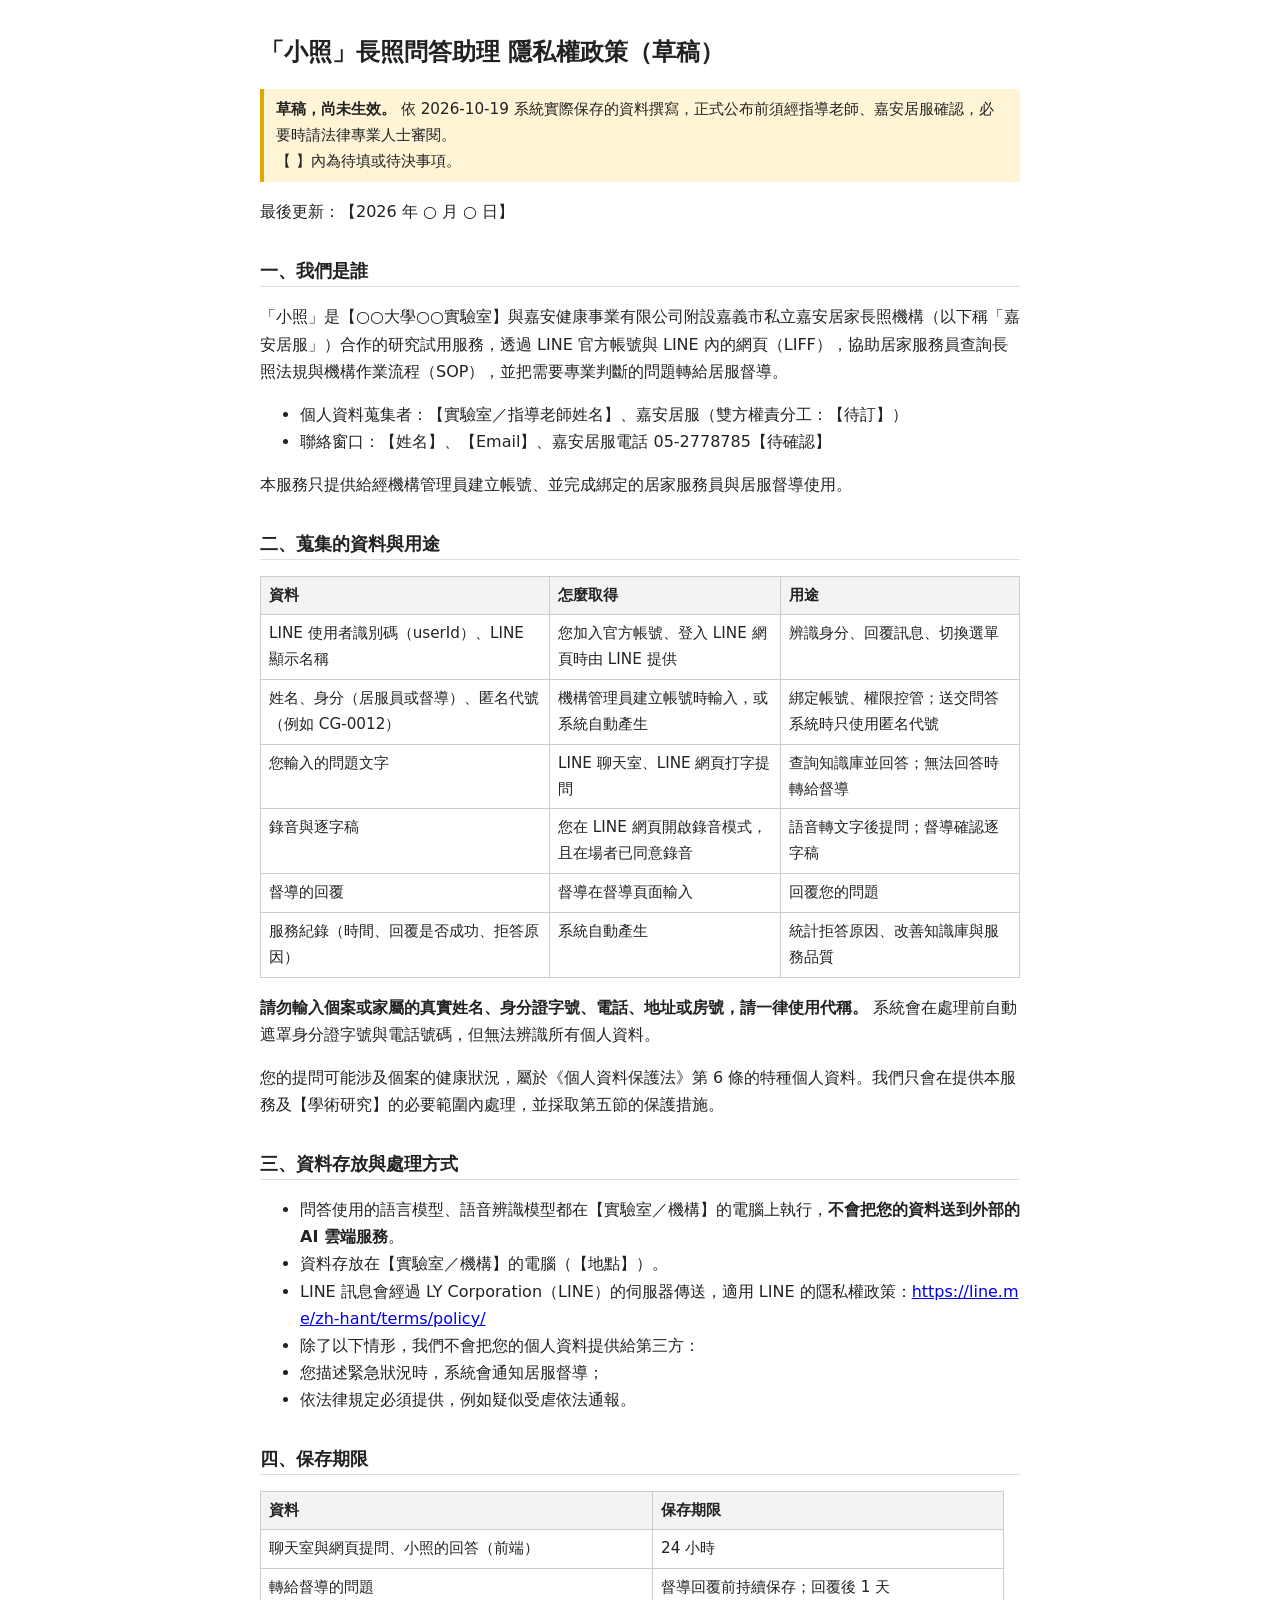
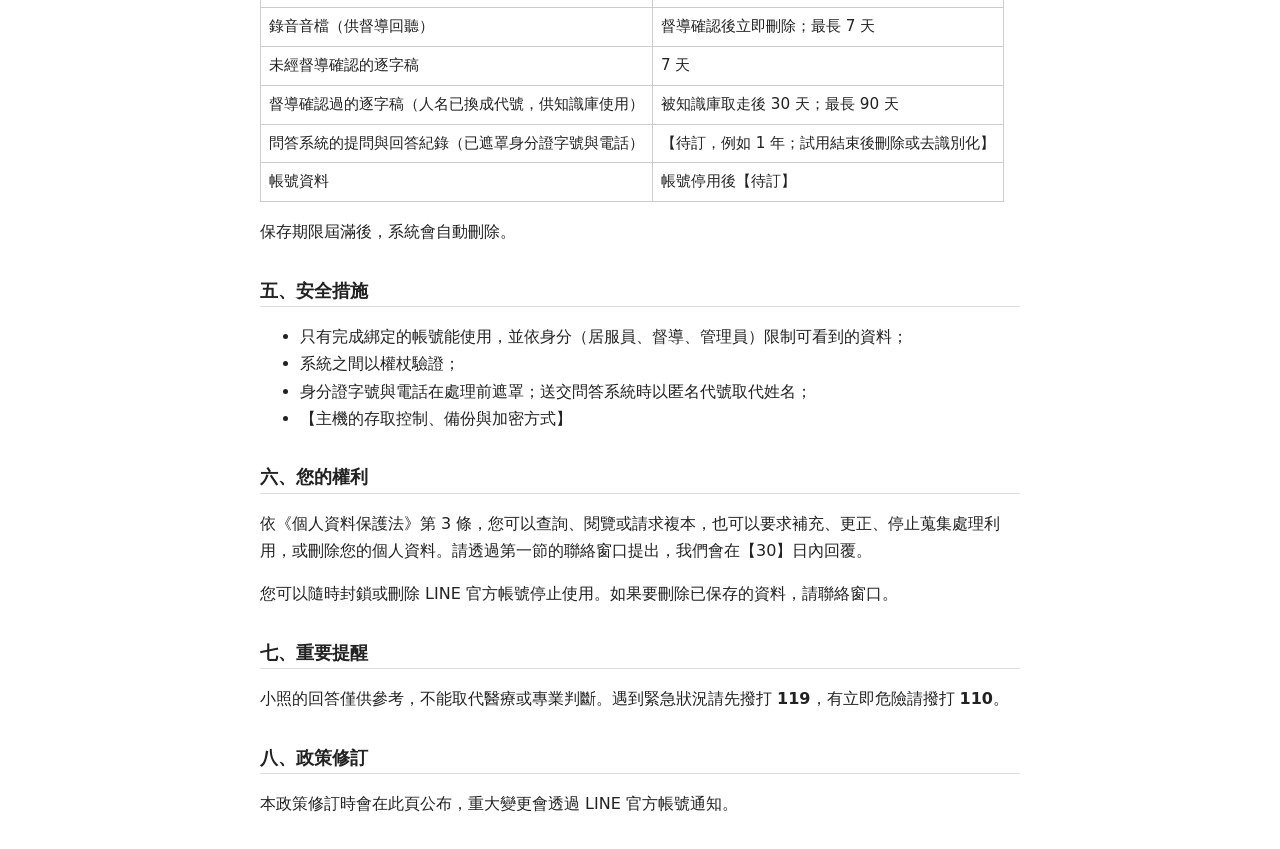
<file: frontend/src/xiaozhao/static/privacy.html>
<!doctype html>
<html lang="zh-Hant-TW">
<head>
  <meta charset="utf-8">
  <meta name="viewport" content="width=device-width, initial-scale=1">
  <title>小照 隱私權政策</title>
  <!-- 由 docs/legal/privacy-policy-draft.md 產生；修改請改 md 後重新產生，兩份內容須一致 -->
  <style>
    body { margin: 0; background: #fff; color: #222; font: 16px/1.7 system-ui, "Noto Sans TC", sans-serif; }
    main { max-width: 760px; margin: 0 auto; padding: 16px; }
    h1 { font-size: 1.5em; } h2 { font-size: 1.15em; margin-top: 1.6em; border-bottom: 1px solid #ddd; }
    .draft { background: #fff4d6; border-left: 4px solid #e0a800; padding: 8px 12px; font-size: .95em; }
    table { border-collapse: collapse; width: 100%; display: block; overflow-x: auto; font-size: .95em; }
    th, td { border: 1px solid #ccc; padding: 6px 8px; text-align: left; vertical-align: top; }
    th { background: #f3f3f3; } a { word-break: break-all; }
  </style>
</head>
<body>
<main>
<h1>「小照」長照問答助理 隱私權政策（草稿）</h1>
<div class="draft"><strong>草稿，尚未生效。</strong> 依 2026-10-19 系統實際保存的資料撰寫，正式公布前須經指導老師、嘉安居服確認，必要時請法律專業人士審閱。<br>【 】內為待填或待決事項。</div>
<p>最後更新：【2026 年 ○ 月 ○ 日】</p>
<h2>一、我們是誰</h2>
<p>「小照」是【○○大學○○實驗室】與嘉安健康事業有限公司附設嘉義市私立嘉安居家長照機構（以下稱「嘉安居服」）合作的研究試用服務，透過 LINE 官方帳號與 LINE 內的網頁（LIFF），協助居家服務員查詢長照法規與機構作業流程（SOP），並把需要專業判斷的問題轉給居服督導。</p>
<ul><li>個人資料蒐集者：【實驗室／指導老師姓名】、嘉安居服（雙方權責分工：【待訂】）</li><li>聯絡窗口：【姓名】、【Email】、嘉安居服電話 05-2778785【待確認】</li></ul>
<p>本服務只提供給經機構管理員建立帳號、並完成綁定的居家服務員與居服督導使用。</p>
<h2>二、蒐集的資料與用途</h2>
<table><thead><tr><th>資料</th><th>怎麼取得</th><th>用途</th></tr></thead><tbody><tr><td>LINE 使用者識別碼（userId）、LINE 顯示名稱</td><td>您加入官方帳號、登入 LINE 網頁時由 LINE 提供</td><td>辨識身分、回覆訊息、切換選單</td></tr><tr><td>姓名、身分（居服員或督導）、匿名代號（例如 CG-0012）</td><td>機構管理員建立帳號時輸入，或系統自動產生</td><td>綁定帳號、權限控管；送交問答系統時只使用匿名代號</td></tr><tr><td>您輸入的問題文字</td><td>LINE 聊天室、LINE 網頁打字提問</td><td>查詢知識庫並回答；無法回答時轉給督導</td></tr><tr><td>錄音與逐字稿</td><td>您在 LINE 網頁開啟錄音模式，且在場者已同意錄音</td><td>語音轉文字後提問；督導確認逐字稿</td></tr><tr><td>督導的回覆</td><td>督導在督導頁面輸入</td><td>回覆您的問題</td></tr><tr><td>服務紀錄（時間、回覆是否成功、拒答原因）</td><td>系統自動產生</td><td>統計拒答原因、改善知識庫與服務品質</td></tr></tbody></table>
<p><strong>請勿輸入個案或家屬的真實姓名、身分證字號、電話、地址或房號，請一律使用代稱。</strong> 系統會在處理前自動遮罩身分證字號與電話號碼，但無法辨識所有個人資料。</p>
<p>您的提問可能涉及個案的健康狀況，屬於《個人資料保護法》第 6 條的特種個人資料。我們只會在提供本服務及【學術研究】的必要範圍內處理，並採取第五節的保護措施。</p>
<h2>三、資料存放與處理方式</h2>
<ul><li>問答使用的語言模型、語音辨識模型都在【實驗室／機構】的電腦上執行，<strong>不會把您的資料送到外部的 AI 雲端服務</strong>。</li><li>資料存放在【實驗室／機構】的電腦（【地點】）。</li><li>LINE 訊息會經過 LY Corporation（LINE）的伺服器傳送，適用 LINE 的隱私權政策：<a href="https://line.me/zh-hant/terms/policy/">https://line.me/zh-hant/terms/policy/</a></li><li>除了以下情形，我們不會把您的個人資料提供給第三方：</li><li>您描述緊急狀況時，系統會通知居服督導；</li><li>依法律規定必須提供，例如疑似受虐依法通報。</li></ul>
<h2>四、保存期限</h2>
<table><thead><tr><th>資料</th><th>保存期限</th></tr></thead><tbody><tr><td>聊天室與網頁提問、小照的回答（前端）</td><td>24 小時</td></tr><tr><td>轉給督導的問題</td><td>督導回覆前持續保存；回覆後 1 天</td></tr><tr><td>錄音音檔（供督導回聽）</td><td>督導確認後立即刪除；最長 7 天</td></tr><tr><td>未經督導確認的逐字稿</td><td>7 天</td></tr><tr><td>督導確認過的逐字稿（人名已換成代號，供知識庫使用）</td><td>被知識庫取走後 30 天；最長 90 天</td></tr><tr><td>問答系統的提問與回答紀錄（已遮罩身分證字號與電話）</td><td>【待訂，例如 1 年；試用結束後刪除或去識別化】</td></tr><tr><td>帳號資料</td><td>帳號停用後【待訂】</td></tr></tbody></table>
<p>保存期限屆滿後，系統會自動刪除。</p>
<h2>五、安全措施</h2>
<ul><li>只有完成綁定的帳號能使用，並依身分（居服員、督導、管理員）限制可看到的資料；</li><li>系統之間以權杖驗證；</li><li>身分證字號與電話在處理前遮罩；送交問答系統時以匿名代號取代姓名；</li><li>【主機的存取控制、備份與加密方式】</li></ul>
<h2>六、您的權利</h2>
<p>依《個人資料保護法》第 3 條，您可以查詢、閱覽或請求複本，也可以要求補充、更正、停止蒐集處理利用，或刪除您的個人資料。請透過第一節的聯絡窗口提出，我們會在【30】日內回覆。</p>
<p>您可以隨時封鎖或刪除 LINE 官方帳號停止使用。如果要刪除已保存的資料，請聯絡窗口。</p>
<h2>七、重要提醒</h2>
<p>小照的回答僅供參考，不能取代醫療或專業判斷。遇到緊急狀況請先撥打 <strong>119</strong>，有立即危險請撥打 <strong>110</strong>。</p>
<h2>八、政策修訂</h2>
<p>本政策修訂時會在此頁公布，重大變更會透過 LINE 官方帳號通知。</p>
</main>
</body>
</html>
</file>
